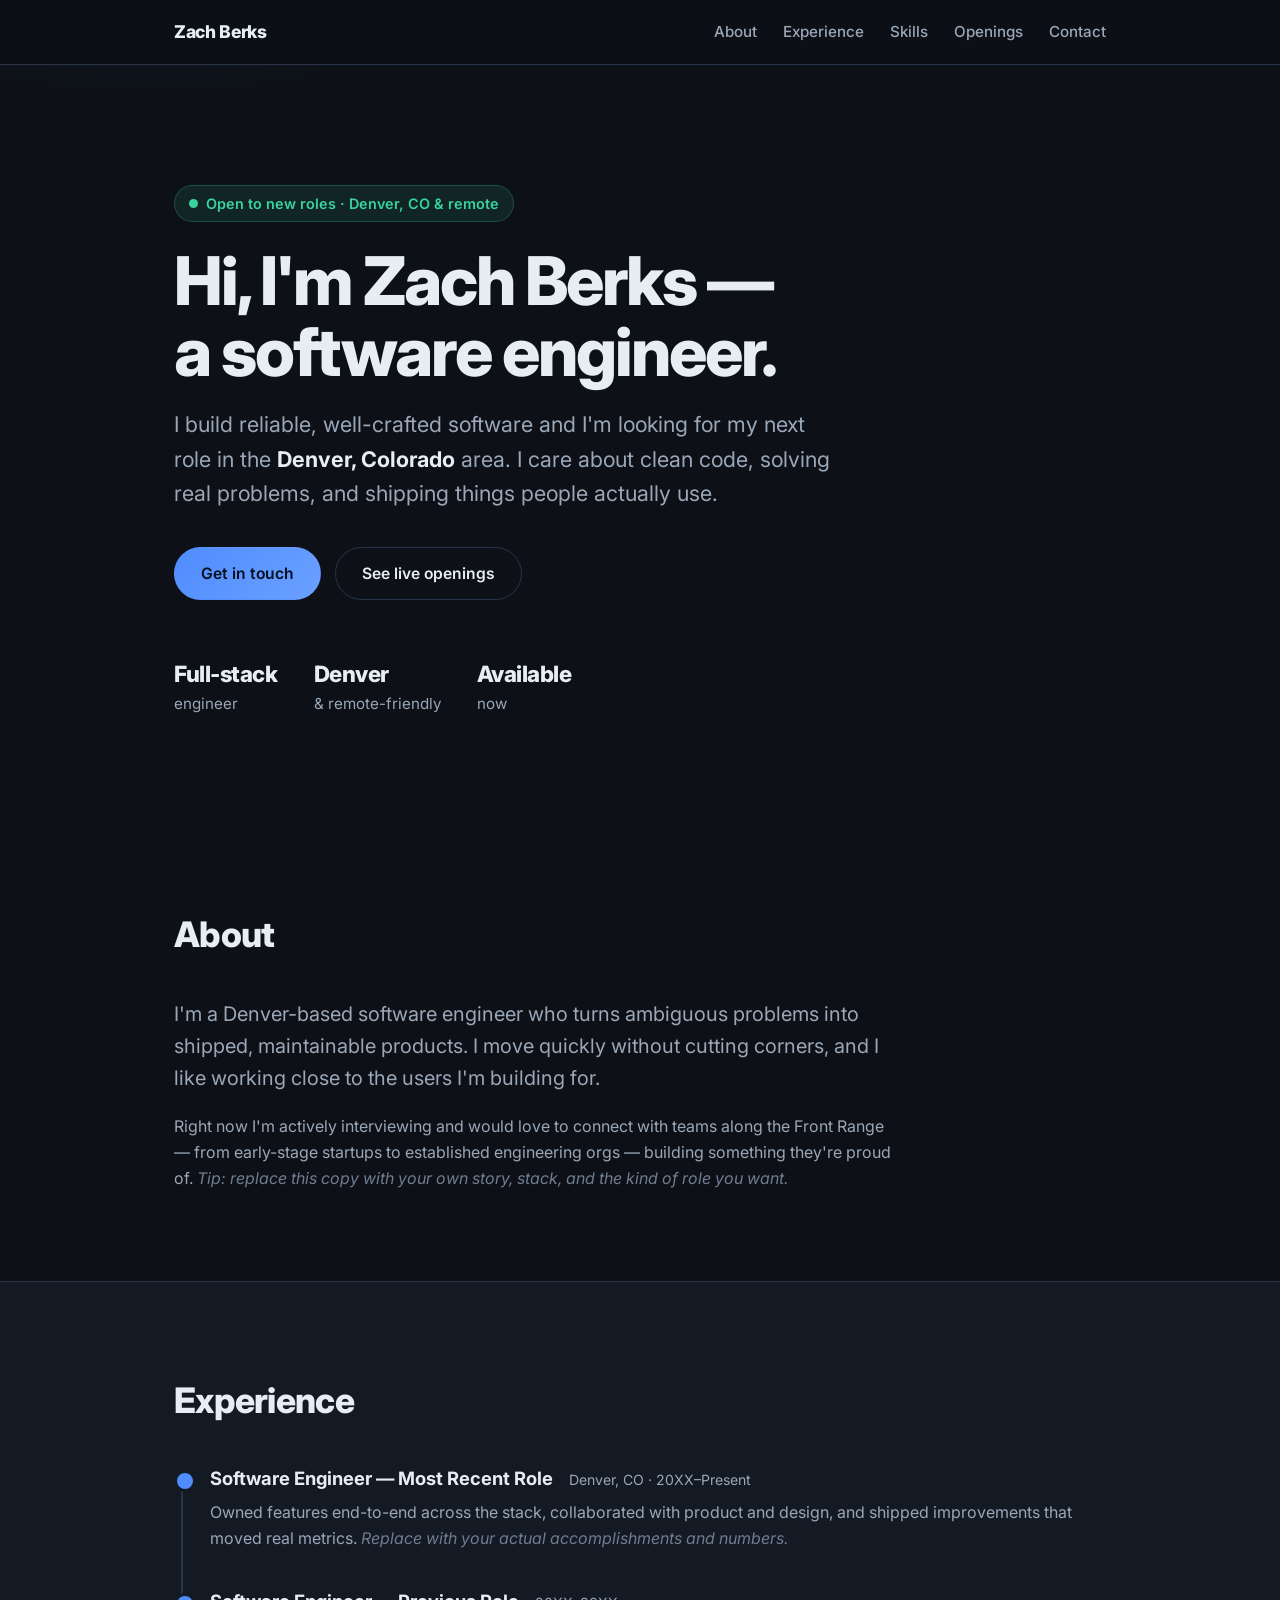
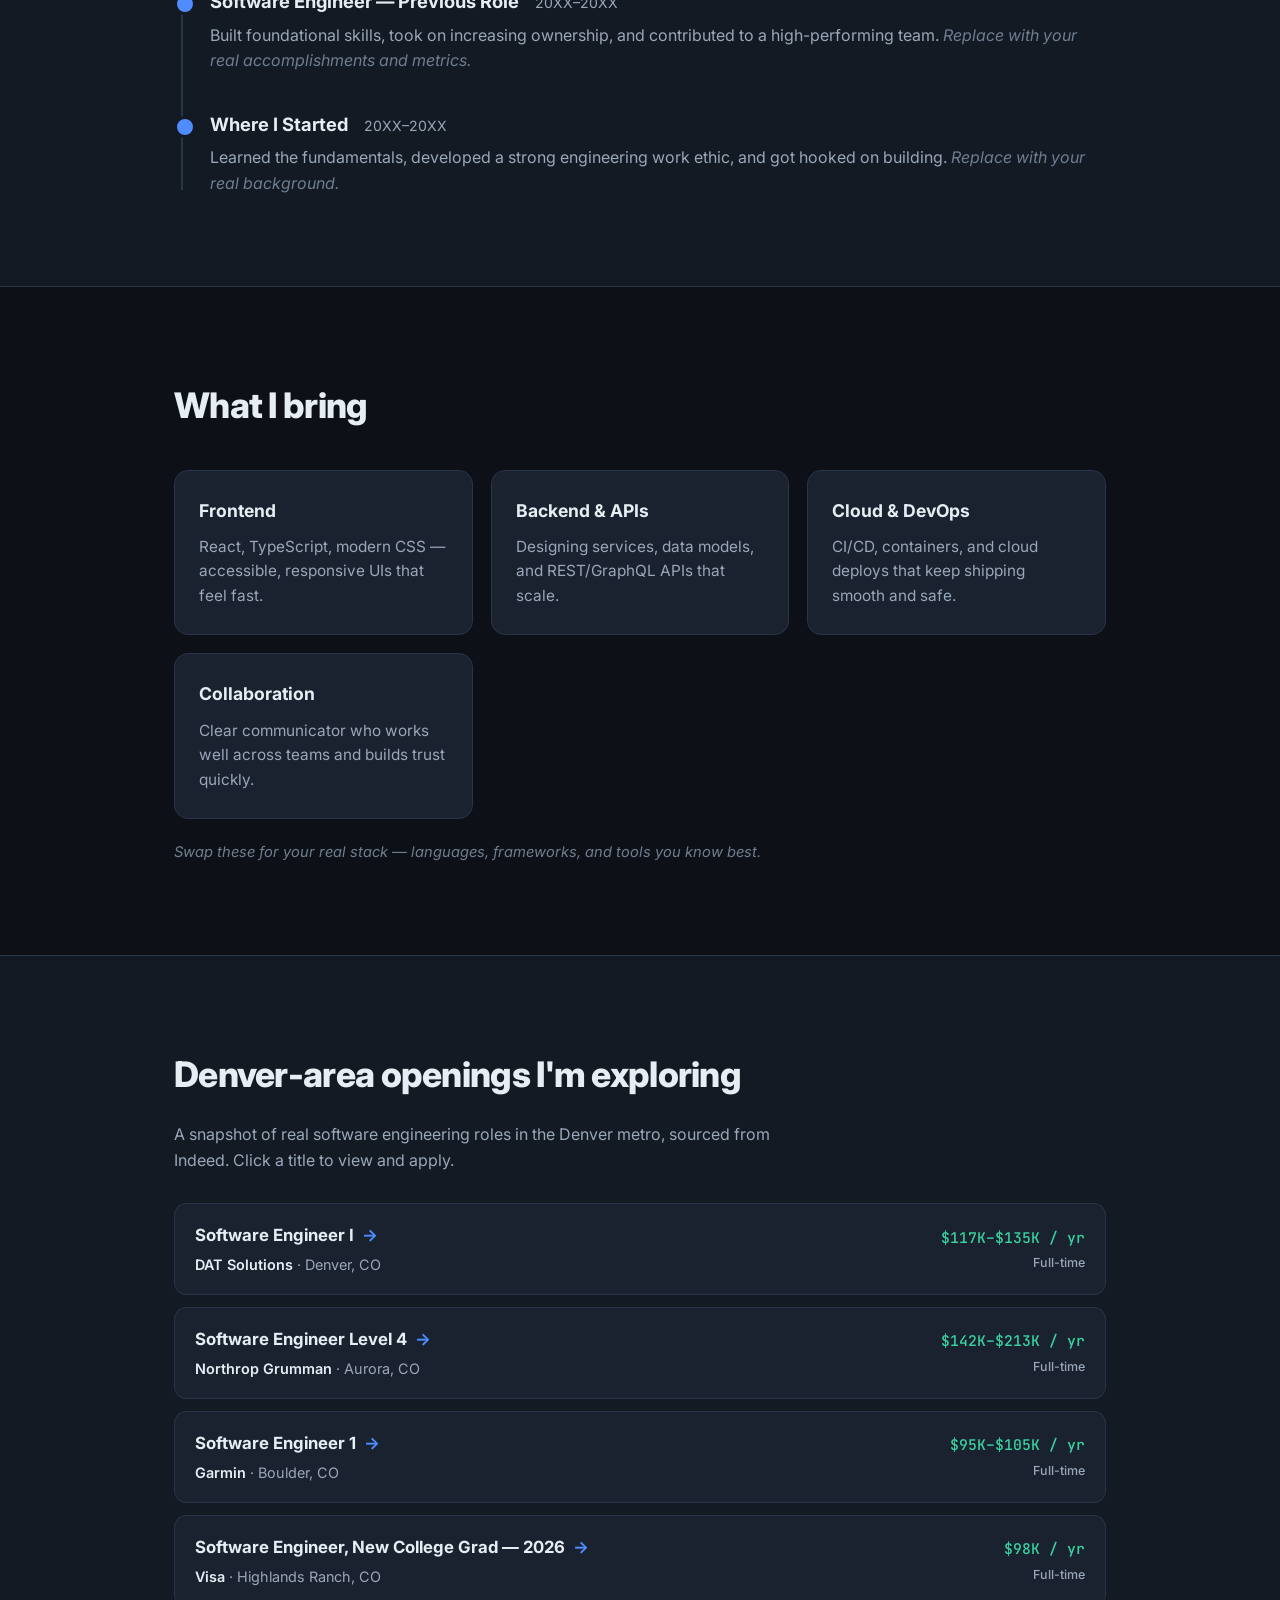
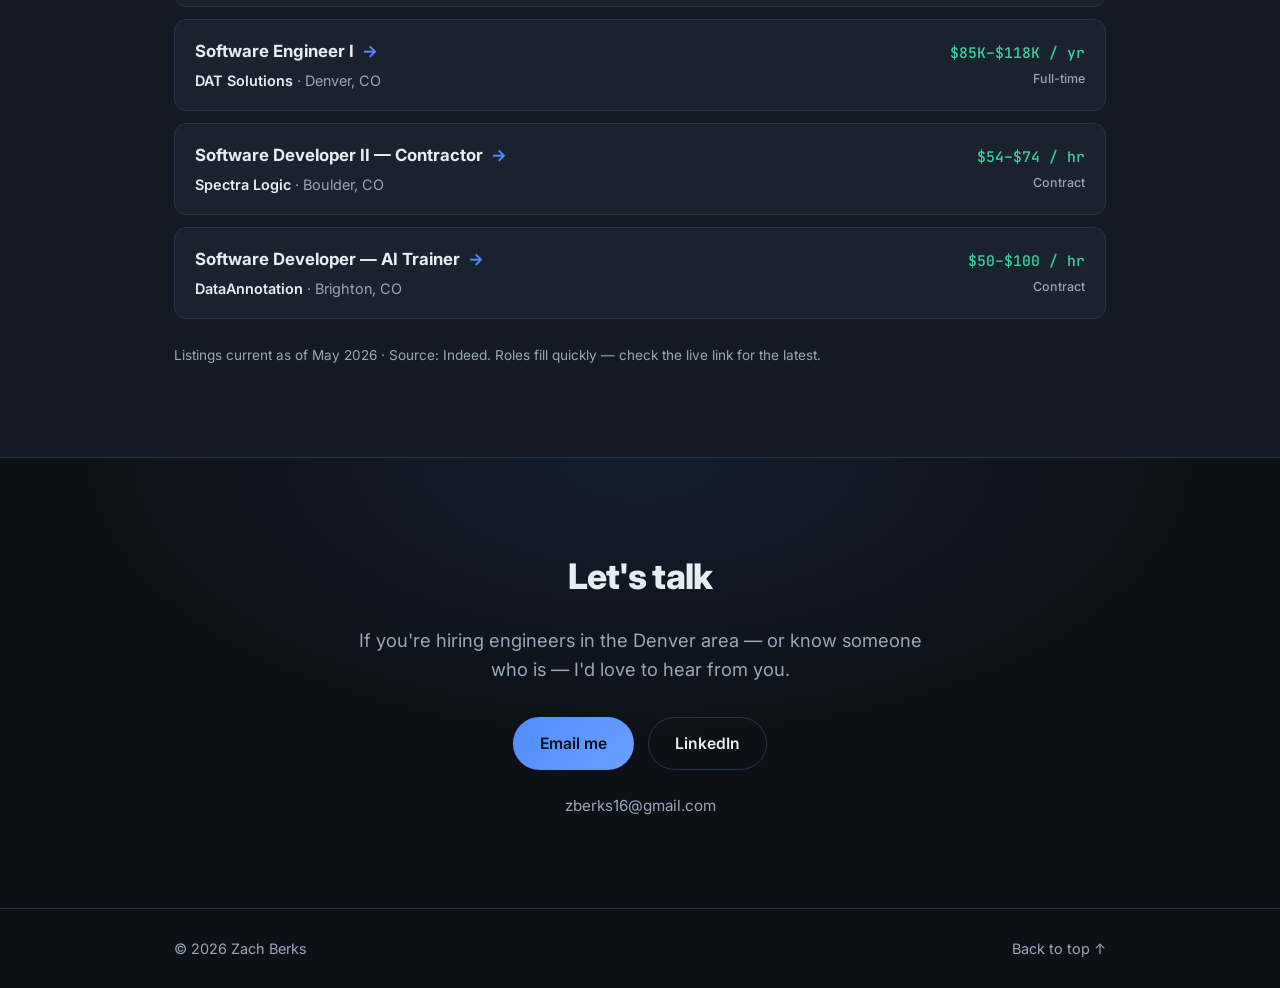
<file: index.html>
<!DOCTYPE html>
<html lang="en">
<head>
  <meta charset="UTF-8" />
  <meta name="viewport" content="width=device-width, initial-scale=1.0" />
  <title>Zach Berks — Software Engineer | Open to Work in Denver</title>
  <meta
    name="description"
    content="Zach Berks is a software engineer exploring new opportunities in the Denver, Colorado area. Experience, skills, live job openings, and contact."
  />
  <link rel="preconnect" href="https://fonts.googleapis.com" />
  <link rel="preconnect" href="https://fonts.gstatic.com" crossorigin />
  <link
    href="https://fonts.googleapis.com/css2?family=Inter:wght@400;500;600;700;800&family=JetBrains+Mono:wght@500&display=swap"
    rel="stylesheet"
  />
  <link rel="stylesheet" href="styles.css" />
</head>
<body>
  <!-- Navigation -->
  <header class="nav" id="top">
    <div class="container nav__inner">
      <a href="#top" class="nav__brand">Zach&nbsp;Berks</a>
      <nav class="nav__links" aria-label="Primary">
        <a href="#about">About</a>
        <a href="#experience">Experience</a>
        <a href="#skills">Skills</a>
        <a href="#openings">Openings</a>
        <a href="#contact">Contact</a>
      </nav>
    </div>
  </header>

  <!-- Hero -->
  <section class="hero">
    <div class="container hero__inner">
      <p class="hero__eyebrow">
        <span class="pulse"></span> Open to new roles &middot; Denver, CO &amp; remote
      </p>
      <h1 class="hero__title">Hi, I'm Zach Berks &mdash;<br />a software engineer.</h1>
      <p class="hero__subtitle">
        I build reliable, well-crafted software and I'm looking for my next role
        in the <strong>Denver, Colorado</strong> area. I care about clean code,
        solving real problems, and shipping things people actually use.
      </p>
      <div class="hero__actions">
        <a class="btn btn--primary" href="#contact">Get in touch</a>
        <a class="btn btn--ghost" href="#openings">See live openings</a>
      </div>
      <ul class="hero__facts">
        <li><span class="fact__num">Full-stack</span> engineer</li>
        <li><span class="fact__num">Denver</span> &amp; remote-friendly</li>
        <li><span class="fact__num">Available</span> now</li>
      </ul>
    </div>
  </section>

  <!-- About -->
  <section class="section" id="about">
    <div class="container">
      <h2 class="section__title">About</h2>
      <div class="about__grid">
        <p class="about__lead">
          I'm a Denver-based software engineer who turns ambiguous problems into
          shipped, maintainable products. I move quickly without cutting corners,
          and I like working close to the users I'm building for.
        </p>
        <p>
          Right now I'm actively interviewing and would love to connect with
          teams along the Front Range &mdash; from early-stage startups to
          established engineering orgs &mdash; building something they're proud
          of. <em>Tip: replace this copy with your own story, stack, and the
          kind of role you want.</em>
        </p>
      </div>
    </div>
  </section>

  <!-- Experience -->
  <section class="section section--alt" id="experience">
    <div class="container">
      <h2 class="section__title">Experience</h2>
      <ol class="timeline">
        <li class="timeline__item">
          <div class="timeline__head">
            <h3>Software Engineer &mdash; Most Recent Role</h3>
            <span class="timeline__meta">Denver, CO &middot; 20XX&ndash;Present</span>
          </div>
          <p>
            Owned features end-to-end across the stack, collaborated with product
            and design, and shipped improvements that moved real metrics.
            <em>Replace with your actual accomplishments and numbers.</em>
          </p>
        </li>
        <li class="timeline__item">
          <div class="timeline__head">
            <h3>Software Engineer &mdash; Previous Role</h3>
            <span class="timeline__meta">20XX&ndash;20XX</span>
          </div>
          <p>
            Built foundational skills, took on increasing ownership, and
            contributed to a high-performing team. <em>Replace with your real
            accomplishments and metrics.</em>
          </p>
        </li>
        <li class="timeline__item">
          <div class="timeline__head">
            <h3>Where I Started</h3>
            <span class="timeline__meta">20XX&ndash;20XX</span>
          </div>
          <p>
            Learned the fundamentals, developed a strong engineering work ethic,
            and got hooked on building. <em>Replace with your real background.</em>
          </p>
        </li>
      </ol>
    </div>
  </section>

  <!-- Skills -->
  <section class="section" id="skills">
    <div class="container">
      <h2 class="section__title">What I bring</h2>
      <div class="skills__grid">
        <article class="card">
          <h3>Frontend</h3>
          <p>React, TypeScript, modern CSS &mdash; accessible, responsive UIs that feel fast.</p>
        </article>
        <article class="card">
          <h3>Backend &amp; APIs</h3>
          <p>Designing services, data models, and REST/GraphQL APIs that scale.</p>
        </article>
        <article class="card">
          <h3>Cloud &amp; DevOps</h3>
          <p>CI/CD, containers, and cloud deploys that keep shipping smooth and safe.</p>
        </article>
        <article class="card">
          <h3>Collaboration</h3>
          <p>Clear communicator who works well across teams and builds trust quickly.</p>
        </article>
      </div>
      <p class="skills__note">
        <em>Swap these for your real stack &mdash; languages, frameworks, and tools you know best.</em>
      </p>
    </div>
  </section>

  <!-- Live Openings -->
  <section class="section section--alt" id="openings">
    <div class="container">
      <h2 class="section__title">Denver-area openings I'm exploring</h2>
      <p class="openings__lead">
        A snapshot of real software engineering roles in the Denver metro,
        sourced from Indeed. Click a title to view and apply.
      </p>
      <div class="jobs" id="jobs"><!-- populated by script.js --></div>
      <p class="openings__foot">
        Listings current as of <span id="snapshot-date">May 2026</span> &middot;
        Source: Indeed. Roles fill quickly &mdash; check the live link for the latest.
      </p>
    </div>
  </section>

  <!-- Contact -->
  <section class="section section--cta" id="contact">
    <div class="container contact__inner">
      <h2 class="section__title">Let's talk</h2>
      <p class="contact__lead">
        If you're hiring engineers in the Denver area &mdash; or know someone who
        is &mdash; I'd love to hear from you.
      </p>
      <div class="contact__actions">
        <a class="btn btn--primary" href="mailto:zberks16@gmail.com">Email me</a>
        <a class="btn btn--ghost" href="https://www.linkedin.com/" target="_blank" rel="noopener">
          LinkedIn
        </a>
      </div>
      <p class="contact__email">zberks16@gmail.com</p>
    </div>
  </section>

  <footer class="footer">
    <div class="container footer__inner">
      <span>&copy; <span id="year"></span> Zach Berks</span>
      <a href="#top">Back to top &uarr;</a>
    </div>
  </footer>

  <script src="script.js"></script>
</body>
</html>
</file>
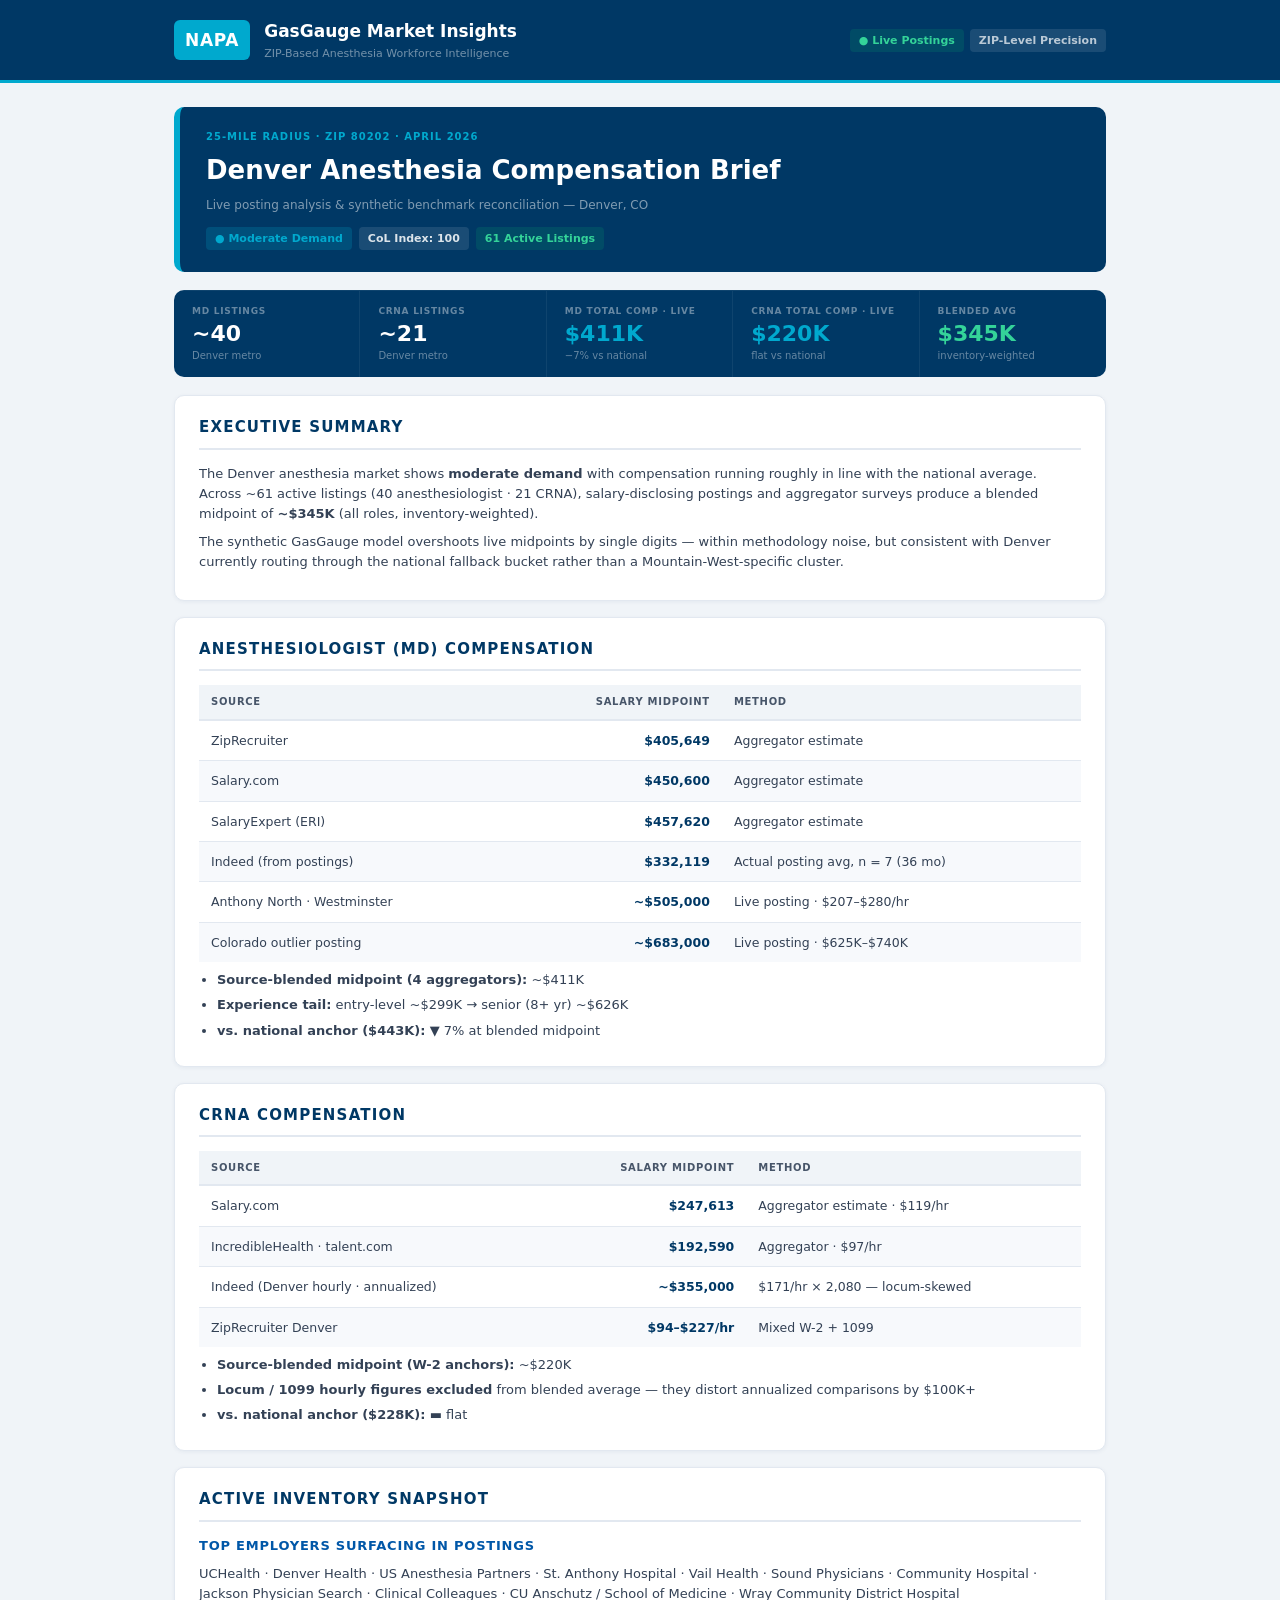
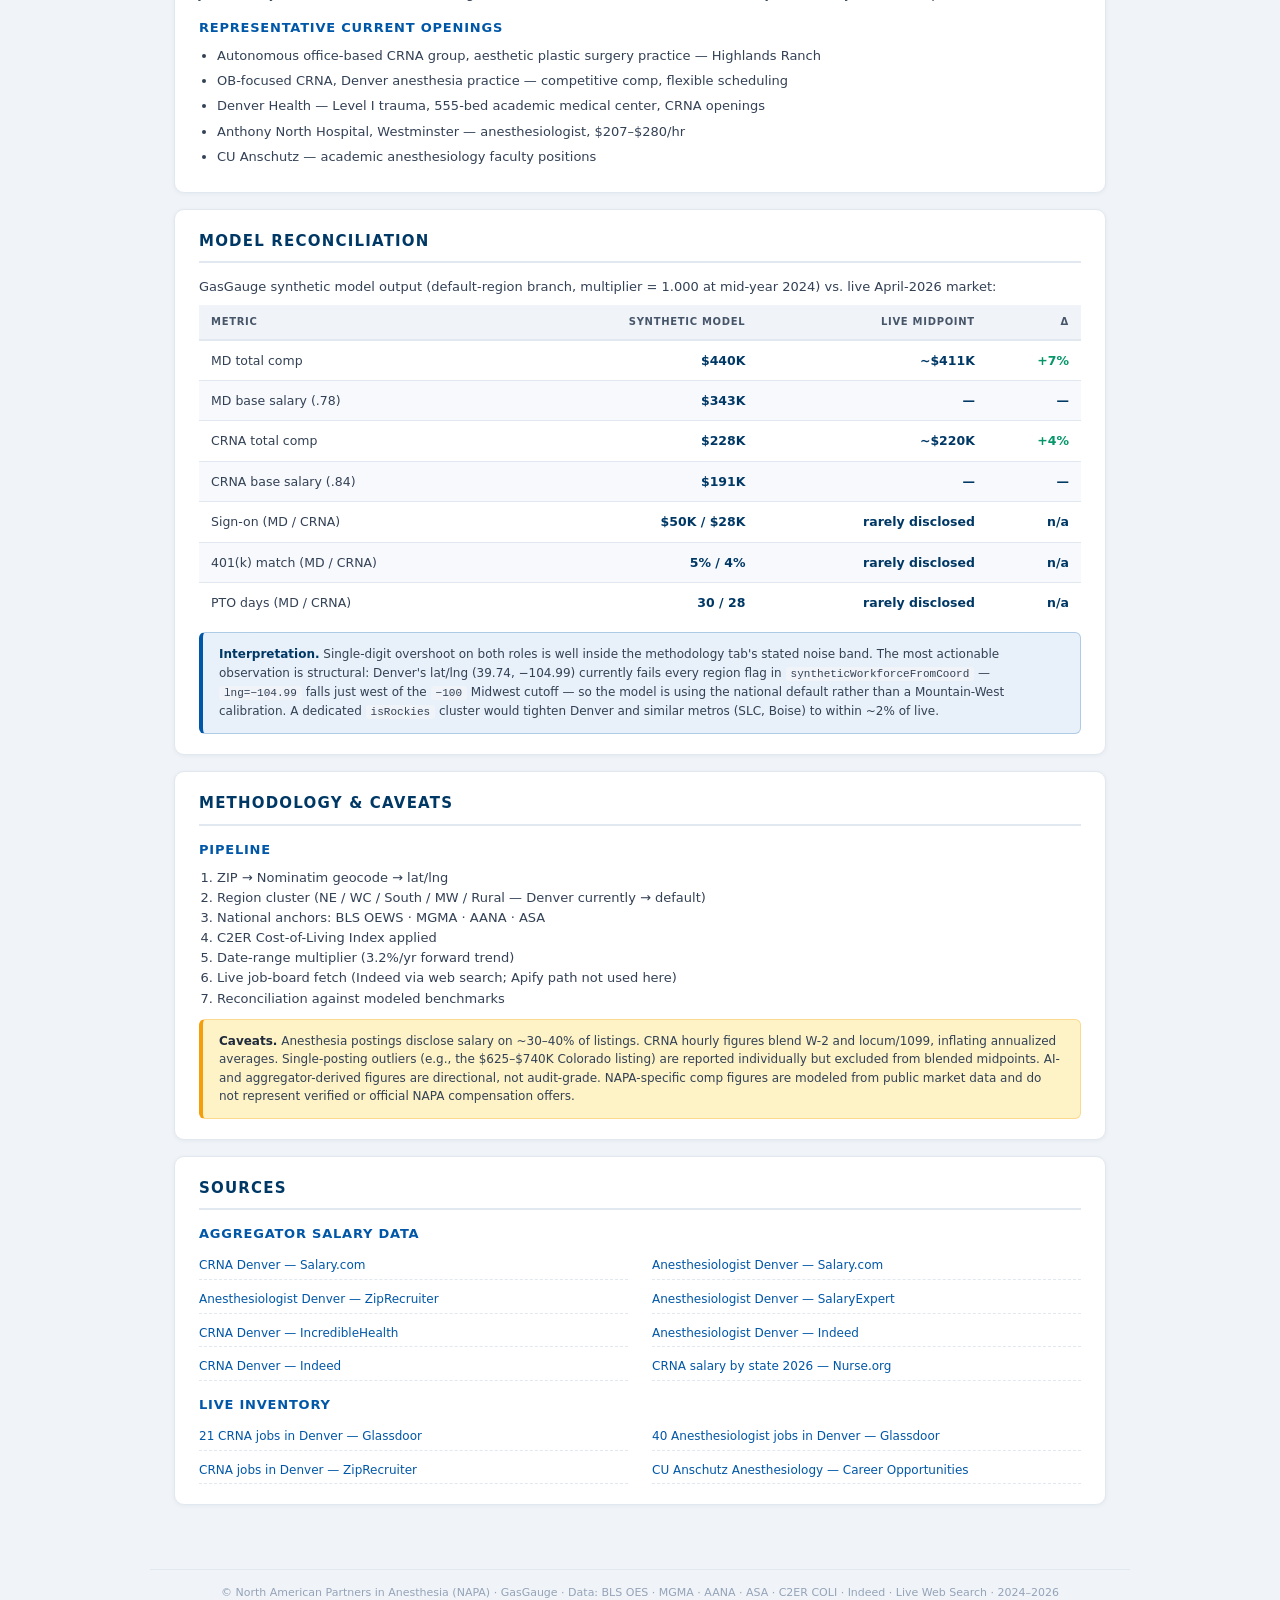
<file: denver-comp-report.html>
<!doctype html>
<html lang="en">
<head>
<meta charset="utf-8" />
<meta name="viewport" content="width=device-width,initial-scale=1" />
<title>Denver Anesthesia Compensation Brief — NAPA GasGauge</title>
<style>
  :root {
    --navy:#003865; --blue:#0057A8; --teal:#00A9CE; --tealLt:#E5F6FB;
    --navyLt:#EDF2F8; --blueLt:#E8F1F9; --white:#FFFFFF; --offWhite:#F7F9FC;
    --gray50:#F0F4F8; --gray100:#E2E8F0; --gray200:#CBD5E1; --gray400:#94A3B8;
    --gray600:#475569; --gray700:#334155; --gray800:#1E293B;
    --amber:#F59E0B; --amberLt:#FEF3C7; --red:#DC2626; --redLt:#FEE2E2;
    --green:#059669; --greenLt:#D1FAE5; --orange:#EA580C;
    --ff: system-ui, -apple-system, BlinkMacSystemFont, "Segoe UI", sans-serif;
  }
  *{box-sizing:border-box;margin:0;padding:0;font-family:var(--ff)}
  body{background:var(--gray50);color:var(--gray800);line-height:1.55;padding:0 0 40px}
  a{color:var(--blue);text-decoration:none}
  a:hover{text-decoration:underline}
  code{background:var(--gray50);padding:1px 5px;border-radius:3px;font-size:.92em;font-family:ui-monospace,SFMono-Regular,Menlo,monospace}

  /* Header */
  .hdr{background:var(--navy);border-bottom:3px solid var(--teal);padding:18px 0}
  .hdr-inner{max-width:980px;margin:0 auto;padding:0 24px;display:flex;justify-content:space-between;align-items:center;flex-wrap:wrap;gap:14px}
  .brand{display:flex;align-items:center;gap:14px}
  .logo{background:var(--teal);border-radius:6px;padding:7px 11px;color:var(--white);font-size:17px;font-weight:700;letter-spacing:.04em}
  .brand-title{font-size:17px;font-weight:700;color:var(--white)}
  .brand-sub{font-size:11px;color:rgba(255,255,255,.45);margin-top:1px}
  .pill{padding:3px 9px;border-radius:4px;font-size:11px;font-weight:600;display:inline-flex;gap:5px;align-items:center}

  /* Wrap */
  .wrap{max-width:980px;margin:0 auto;padding:24px}

  /* Title card */
  .title-card{background:var(--navy);color:var(--white);border-radius:10px;padding:22px 26px;border-left:6px solid var(--teal);margin-bottom:18px}
  .eyebrow{font-size:10px;font-weight:700;color:var(--teal);text-transform:uppercase;letter-spacing:.1em;margin-bottom:5px}
  .title-card h1{font-size:26px;font-weight:700;margin-bottom:6px}
  .title-meta{font-size:12px;color:rgba(255,255,255,.5)}
  .title-tags{margin-top:12px;display:flex;gap:7px;flex-wrap:wrap}
  .tag{background:rgba(255,255,255,.1);color:rgba(255,255,255,.85);padding:3px 9px;border-radius:4px;font-size:11px;font-weight:600}
  .tag.teal{background:rgba(0,169,206,.2);color:var(--teal)}
  .tag.green{background:rgba(5,150,105,.2);color:#34d399}

  /* Headline KPI grid */
  .kpis{display:grid;grid-template-columns:repeat(auto-fit,minmax(160px,1fr));gap:0;background:var(--navy);border-radius:10px;overflow:hidden;margin-bottom:18px}
  .kpi{padding:14px 18px;border-right:1px solid rgba(255,255,255,.06);border-top:1px solid rgba(255,255,255,.06)}
  .kpi:last-child{border-right:none}
  .kpi-label{font-size:9px;font-weight:700;color:rgba(255,255,255,.4);text-transform:uppercase;letter-spacing:.08em;margin-bottom:4px}
  .kpi-value{font-size:22px;font-weight:700;color:var(--white);line-height:1}
  .kpi-value.teal{color:var(--teal)}
  .kpi-value.green{color:#34d399}
  .kpi-sub{font-size:10px;color:rgba(255,255,255,.4);margin-top:3px}

  /* Section card */
  .section{background:var(--white);border:1px solid var(--gray100);border-radius:10px;padding:20px 24px;margin-bottom:16px;box-shadow:0 1px 4px rgba(0,56,101,.06)}
  .section h2{font-size:15px;font-weight:700;color:var(--navy);text-transform:uppercase;letter-spacing:.08em;margin-bottom:14px;padding-bottom:8px;border-bottom:2px solid var(--gray100)}
  .section h3{font-size:13px;font-weight:700;color:var(--blue);margin:14px 0 8px;text-transform:uppercase;letter-spacing:.06em}
  .section p{font-size:13px;color:var(--gray700);margin-bottom:8px}
  .section ul{padding-left:18px;font-size:13px;color:var(--gray700)}
  .section ul li{margin-bottom:5px}

  /* Tables */
  table{width:100%;border-collapse:collapse;font-size:12.5px;margin-bottom:8px}
  thead tr{background:var(--gray50)}
  th{padding:9px 12px;text-align:left;font-size:10px;font-weight:700;color:var(--gray600);text-transform:uppercase;letter-spacing:.07em;border-bottom:2px solid var(--gray100);white-space:nowrap}
  th.num{text-align:right}
  td{padding:10px 12px;border-top:1px solid var(--gray100);color:var(--gray700)}
  td.num{text-align:right;font-variant-numeric:tabular-nums;font-weight:600;color:var(--navy)}
  tr:nth-child(even) td{background:var(--offWhite)}
  td .delta-up{color:var(--green);font-weight:700}
  td .delta-dn{color:var(--red);font-weight:700}
  td .delta-flat{color:var(--gray400);font-weight:600}

  /* Two col */
  .two{display:grid;grid-template-columns:1fr 1fr;gap:14px}
  @media (max-width:720px){.two{grid-template-columns:1fr}}

  /* Callout */
  .callout{background:var(--amberLt);border:1px solid rgba(245,158,11,.3);border-left:4px solid var(--amber);border-radius:6px;padding:12px 16px;font-size:12px;color:var(--gray700);margin-top:10px}
  .callout strong{color:var(--gray800)}
  .callout-blue{background:var(--blueLt);border-color:rgba(0,87,168,.25);border-left-color:var(--blue)}
  .callout-blue strong{color:var(--navy)}

  /* Source list */
  .sources{display:grid;grid-template-columns:1fr 1fr;gap:6px 24px;font-size:12px}
  @media (max-width:720px){.sources{grid-template-columns:1fr}}
  .sources a{display:block;padding:4px 0;border-bottom:1px dashed var(--gray100)}

  /* Footer */
  footer{max-width:980px;margin:24px auto 0;padding:14px 24px;border-top:1px solid var(--gray100);text-align:center;font-size:11px;color:var(--gray400)}

  @media print{
    body{background:var(--white)}
    .hdr,.title-card,.kpis{break-inside:avoid}
    .section{box-shadow:none;border-color:var(--gray200)}
  }
</style>
</head>
<body>

<header class="hdr">
  <div class="hdr-inner">
    <div class="brand">
      <div class="logo">NAPA</div>
      <div>
        <div class="brand-title">GasGauge Market Insights</div>
        <div class="brand-sub">ZIP-Based Anesthesia Workforce Intelligence</div>
      </div>
    </div>
    <div style="display:flex;gap:6px;flex-wrap:wrap">
      <span class="pill" style="background:rgba(5,150,105,.2);color:#34d399">● Live Postings</span>
      <span class="pill" style="background:rgba(255,255,255,.1);color:rgba(255,255,255,.7)">ZIP-Level Precision</span>
    </div>
  </div>
</header>

<div class="wrap">

  <!-- Title -->
  <div class="title-card">
    <div class="eyebrow">25-Mile Radius · ZIP 80202 · April 2026</div>
    <h1>Denver Anesthesia Compensation Brief</h1>
    <div class="title-meta">Live posting analysis &amp; synthetic benchmark reconciliation — Denver, CO</div>
    <div class="title-tags">
      <span class="tag teal">● Moderate Demand</span>
      <span class="tag">CoL Index: 100</span>
      <span class="tag green">61 Active Listings</span>
    </div>
  </div>

  <!-- Headline KPIs -->
  <div class="kpis">
    <div class="kpi"><div class="kpi-label">MD Listings</div><div class="kpi-value">~40</div><div class="kpi-sub">Denver metro</div></div>
    <div class="kpi"><div class="kpi-label">CRNA Listings</div><div class="kpi-value">~21</div><div class="kpi-sub">Denver metro</div></div>
    <div class="kpi"><div class="kpi-label">MD Total Comp · Live</div><div class="kpi-value teal">$411K</div><div class="kpi-sub">−7% vs national</div></div>
    <div class="kpi"><div class="kpi-label">CRNA Total Comp · Live</div><div class="kpi-value teal">$220K</div><div class="kpi-sub">flat vs national</div></div>
    <div class="kpi"><div class="kpi-label">Blended Avg</div><div class="kpi-value green">$345K</div><div class="kpi-sub">inventory-weighted</div></div>
  </div>

  <!-- Executive summary -->
  <section class="section">
    <h2>Executive Summary</h2>
    <p>The Denver anesthesia market shows <strong>moderate demand</strong> with compensation running roughly in line with the national average. Across ~61 active listings (40 anesthesiologist · 21 CRNA), salary-disclosing postings and aggregator surveys produce a blended midpoint of <strong>~$345K</strong> (all roles, inventory-weighted).</p>
    <p>The synthetic GasGauge model overshoots live midpoints by single digits — within methodology noise, but consistent with Denver currently routing through the national fallback bucket rather than a Mountain-West-specific cluster.</p>
  </section>

  <!-- MD compensation -->
  <section class="section">
    <h2>Anesthesiologist (MD) Compensation</h2>
    <table>
      <thead><tr>
        <th>Source</th>
        <th class="num">Salary Midpoint</th>
        <th>Method</th>
      </tr></thead>
      <tbody>
        <tr><td>ZipRecruiter</td><td class="num">$405,649</td><td>Aggregator estimate</td></tr>
        <tr><td>Salary.com</td><td class="num">$450,600</td><td>Aggregator estimate</td></tr>
        <tr><td>SalaryExpert (ERI)</td><td class="num">$457,620</td><td>Aggregator estimate</td></tr>
        <tr><td>Indeed (from postings)</td><td class="num">$332,119</td><td>Actual posting avg, n = 7 (36 mo)</td></tr>
        <tr><td>Anthony North · Westminster</td><td class="num">~$505,000</td><td>Live posting · $207–$280/hr</td></tr>
        <tr><td>Colorado outlier posting</td><td class="num">~$683,000</td><td>Live posting · $625K–$740K</td></tr>
      </tbody>
    </table>
    <ul>
      <li><strong>Source-blended midpoint (4 aggregators):</strong> ~$411K</li>
      <li><strong>Experience tail:</strong> entry-level ~$299K → senior (8+ yr) ~$626K</li>
      <li><strong>vs. national anchor ($443K):</strong> <span class="delta-dn">▼ 7%</span> at blended midpoint</li>
    </ul>
  </section>

  <!-- CRNA compensation -->
  <section class="section">
    <h2>CRNA Compensation</h2>
    <table>
      <thead><tr>
        <th>Source</th>
        <th class="num">Salary Midpoint</th>
        <th>Method</th>
      </tr></thead>
      <tbody>
        <tr><td>Salary.com</td><td class="num">$247,613</td><td>Aggregator estimate · $119/hr</td></tr>
        <tr><td>IncredibleHealth · talent.com</td><td class="num">$192,590</td><td>Aggregator · $97/hr</td></tr>
        <tr><td>Indeed (Denver hourly · annualized)</td><td class="num">~$355,000</td><td>$171/hr × 2,080 — locum-skewed</td></tr>
        <tr><td>ZipRecruiter Denver</td><td class="num">$94–$227/hr</td><td>Mixed W-2 + 1099</td></tr>
      </tbody>
    </table>
    <ul>
      <li><strong>Source-blended midpoint (W-2 anchors):</strong> ~$220K</li>
      <li><strong>Locum / 1099 hourly figures excluded</strong> from blended average — they distort annualized comparisons by $100K+</li>
      <li><strong>vs. national anchor ($228K):</strong> <span class="delta-flat">▬ flat</span></li>
    </ul>
  </section>

  <!-- Inventory snapshot -->
  <section class="section">
    <h2>Active Inventory Snapshot</h2>
    <h3>Top Employers Surfacing in Postings</h3>
    <p>UCHealth · Denver Health · US Anesthesia Partners · St. Anthony Hospital · Vail Health · Sound Physicians · Community Hospital · Jackson Physician Search · Clinical Colleagues · CU Anschutz / School of Medicine · Wray Community District Hospital</p>

    <h3>Representative Current Openings</h3>
    <ul>
      <li>Autonomous office-based CRNA group, aesthetic plastic surgery practice — Highlands Ranch</li>
      <li>OB-focused CRNA, Denver anesthesia practice — competitive comp, flexible scheduling</li>
      <li>Denver Health — Level I trauma, 555-bed academic medical center, CRNA openings</li>
      <li>Anthony North Hospital, Westminster — anesthesiologist, $207–$280/hr</li>
      <li>CU Anschutz — academic anesthesiology faculty positions</li>
    </ul>
  </section>

  <!-- Reconciliation -->
  <section class="section">
    <h2>Model Reconciliation</h2>
    <p>GasGauge synthetic model output (default-region branch, multiplier = 1.000 at mid-year 2024) vs. live April-2026 market:</p>
    <table>
      <thead><tr>
        <th>Metric</th>
        <th class="num">Synthetic Model</th>
        <th class="num">Live Midpoint</th>
        <th class="num">Δ</th>
      </tr></thead>
      <tbody>
        <tr><td>MD total comp</td><td class="num">$440K</td><td class="num">~$411K</td><td class="num"><span class="delta-up">+7%</span></td></tr>
        <tr><td>MD base salary (.78)</td><td class="num">$343K</td><td class="num">—</td><td class="num">—</td></tr>
        <tr><td>CRNA total comp</td><td class="num">$228K</td><td class="num">~$220K</td><td class="num"><span class="delta-up">+4%</span></td></tr>
        <tr><td>CRNA base salary (.84)</td><td class="num">$191K</td><td class="num">—</td><td class="num">—</td></tr>
        <tr><td>Sign-on (MD / CRNA)</td><td class="num">$50K / $28K</td><td class="num">rarely disclosed</td><td class="num">n/a</td></tr>
        <tr><td>401(k) match (MD / CRNA)</td><td class="num">5% / 4%</td><td class="num">rarely disclosed</td><td class="num">n/a</td></tr>
        <tr><td>PTO days (MD / CRNA)</td><td class="num">30 / 28</td><td class="num">rarely disclosed</td><td class="num">n/a</td></tr>
      </tbody>
    </table>
    <div class="callout callout-blue">
      <strong>Interpretation.</strong> Single-digit overshoot on both roles is well inside the methodology tab's stated noise band. The most actionable observation is structural: Denver's lat/lng (39.74, −104.99) currently fails every region flag in <code>syntheticWorkforceFromCoord</code> — <code>lng=−104.99</code> falls just west of the <code>−100</code> Midwest cutoff — so the model is using the national default rather than a Mountain-West calibration. A dedicated <code>isRockies</code> cluster would tighten Denver and similar metros (SLC, Boise) to within ~2% of live.
    </div>
  </section>

  <!-- Methodology -->
  <section class="section">
    <h2>Methodology &amp; Caveats</h2>
    <h3>Pipeline</h3>
    <ol style="padding-left:18px;font-size:13px;color:var(--gray700)">
      <li>ZIP → Nominatim geocode → lat/lng</li>
      <li>Region cluster (NE / WC / South / MW / Rural — Denver currently → default)</li>
      <li>National anchors: BLS OEWS · MGMA · AANA · ASA</li>
      <li>C2ER Cost-of-Living Index applied</li>
      <li>Date-range multiplier (3.2%/yr forward trend)</li>
      <li>Live job-board fetch (Indeed via web search; Apify path not used here)</li>
      <li>Reconciliation against modeled benchmarks</li>
    </ol>
    <div class="callout">
      <strong>Caveats.</strong>
      Anesthesia postings disclose salary on ~30–40% of listings.
      CRNA hourly figures blend W-2 and locum/1099, inflating annualized averages.
      Single-posting outliers (e.g., the $625–$740K Colorado listing) are reported individually but excluded from blended midpoints.
      AI- and aggregator-derived figures are directional, not audit-grade.
      NAPA-specific comp figures are modeled from public market data and do not represent verified or official NAPA compensation offers.
    </div>
  </section>

  <!-- Sources -->
  <section class="section">
    <h2>Sources</h2>
    <h3>Aggregator Salary Data</h3>
    <div class="sources">
      <a href="https://www.salary.com/research/salary/benchmark/certified-nurse-anesthetist-crna-salary/denver-co">CRNA Denver — Salary.com</a>
      <a href="https://www.salary.com/research/salary/alternate/anesthesiologist-salary/denver-co">Anesthesiologist Denver — Salary.com</a>
      <a href="https://www.ziprecruiter.com/Salaries/Anesthesiologist-Salary-in-Denver,CO">Anesthesiologist Denver — ZipRecruiter</a>
      <a href="https://www.salaryexpert.com/salary/job/anesthesiologist/united-states/colorado/denver">Anesthesiologist Denver — SalaryExpert</a>
      <a href="https://www.incrediblehealth.com/salaries/crna/co/denver">CRNA Denver — IncredibleHealth</a>
      <a href="https://www.indeed.com/career/anesthesiologist/salaries/Denver--CO">Anesthesiologist Denver — Indeed</a>
      <a href="https://www.indeed.com/career/certified-registered-nurse-anesthetist/salaries/Denver--CO">CRNA Denver — Indeed</a>
      <a href="https://nurse.org/resources/nurse-anesthetist-salary/">CRNA salary by state 2026 — Nurse.org</a>
    </div>
    <h3>Live Inventory</h3>
    <div class="sources">
      <a href="https://www.glassdoor.com/Job/denver-crna-jobs-SRCH_IL.0,6_IC1148170_KO7,11.htm">21 CRNA jobs in Denver — Glassdoor</a>
      <a href="https://www.glassdoor.com/Job/denver-anesthesiologist-jobs-SRCH_IL.0,6_IC1148170_KO7,23.htm">40 Anesthesiologist jobs in Denver — Glassdoor</a>
      <a href="https://www.ziprecruiter.com/Jobs/Crna/-in-Denver,CO">CRNA jobs in Denver — ZipRecruiter</a>
      <a href="https://medschool.cuanschutz.edu/anesthesiology/about/career-opportunities">CU Anschutz Anesthesiology — Career Opportunities</a>
    </div>
  </section>

</div>

<footer>
  © North American Partners in Anesthesia (NAPA) · GasGauge ·
  Data: BLS OES · MGMA · AANA · ASA · C2ER COLI · Indeed · Live Web Search · 2024–2026
</footer>

</body>
</html>
</file>
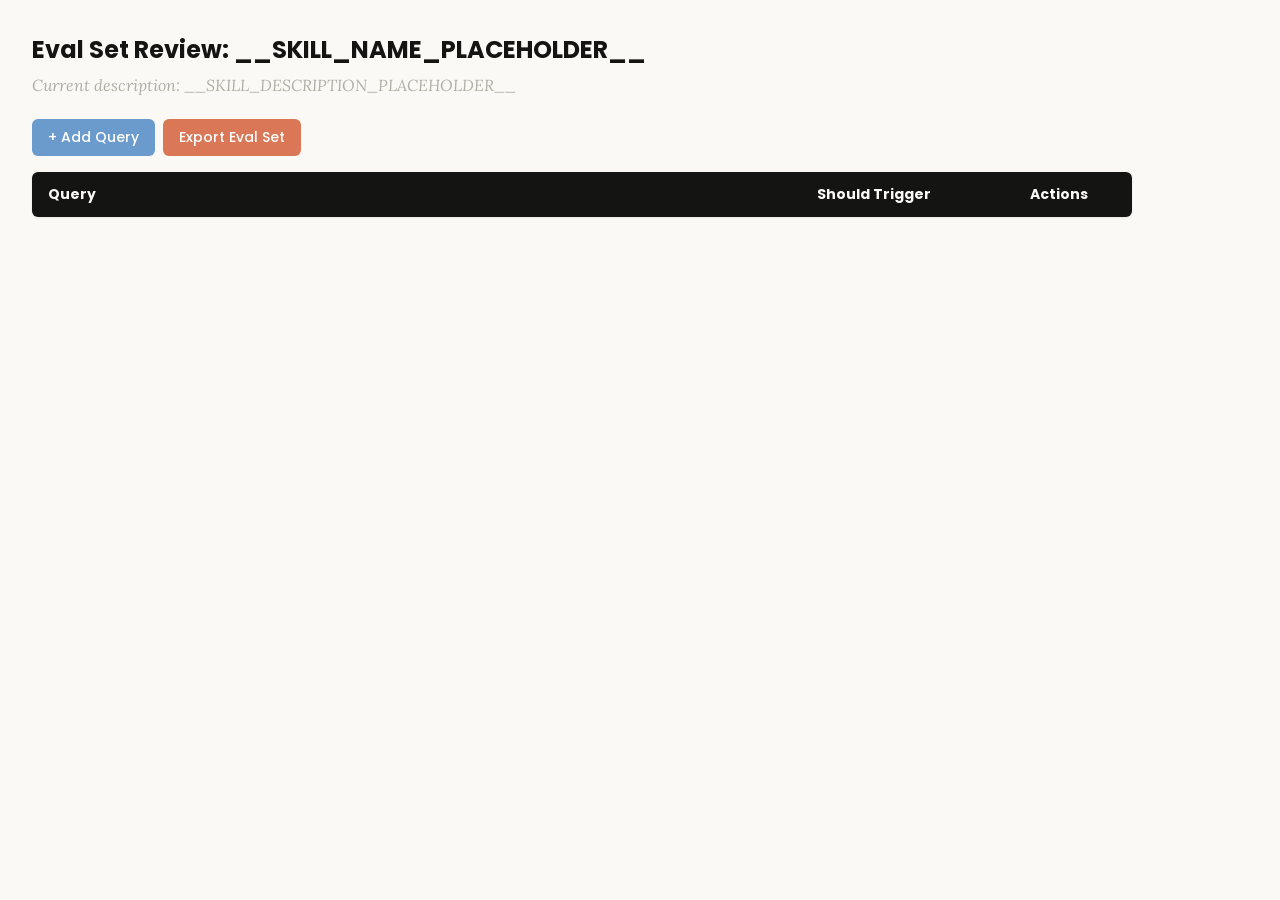
<file: .claude/skills/skill-creator/assets/eval_review.html>
<!DOCTYPE html>
<html lang="en">
<head>
  <meta charset="UTF-8">
  <meta name="viewport" content="width=device-width, initial-scale=1.0">
  <title>Eval Set Review - __SKILL_NAME_PLACEHOLDER__</title>
  <link rel="preconnect" href="https://fonts.googleapis.com">
  <link rel="preconnect" href="https://fonts.gstatic.com" crossorigin>
  <link href="https://fonts.googleapis.com/css2?family=Poppins:wght@500;600&family=Lora:wght@400;500&display=swap" rel="stylesheet">
  <style>
    * { box-sizing: border-box; margin: 0; padding: 0; }
    body { font-family: 'Lora', Georgia, serif; background: #faf9f5; padding: 2rem; color: #141413; }
    h1 { font-family: 'Poppins', sans-serif; margin-bottom: 0.5rem; font-size: 1.5rem; }
    .description { color: #b0aea5; margin-bottom: 1.5rem; font-style: italic; max-width: 900px; }
    .controls { margin-bottom: 1rem; display: flex; gap: 0.5rem; }
    .btn { font-family: 'Poppins', sans-serif; padding: 0.5rem 1rem; border: none; border-radius: 6px; cursor: pointer; font-size: 0.875rem; font-weight: 500; }
    .btn-add { background: #6a9bcc; color: white; }
    .btn-add:hover { background: #5889b8; }
    .btn-export { background: #d97757; color: white; }
    .btn-export:hover { background: #c4613f; }
    table { width: 100%; max-width: 1100px; border-collapse: collapse; background: white; border-radius: 6px; overflow: hidden; box-shadow: 0 1px 3px rgba(0,0,0,0.08); }
    th { font-family: 'Poppins', sans-serif; background: #141413; color: #faf9f5; padding: 0.75rem 1rem; text-align: left; font-size: 0.875rem; }
    td { padding: 0.75rem 1rem; border-bottom: 1px solid #e8e6dc; vertical-align: top; }
    tr:nth-child(even) td { background: #faf9f5; }
    tr:hover td { background: #f3f1ea; }
    .section-header td { background: #e8e6dc; font-family: 'Poppins', sans-serif; font-weight: 500; font-size: 0.8rem; color: #141413; text-transform: uppercase; letter-spacing: 0.05em; }
    .query-input { width: 100%; padding: 0.4rem; border: 1px solid #e8e6dc; border-radius: 4px; font-size: 0.875rem; font-family: 'Lora', Georgia, serif; resize: vertical; min-height: 60px; }
    .query-input:focus { outline: none; border-color: #d97757; box-shadow: 0 0 0 2px rgba(217,119,87,0.15); }
    .toggle { position: relative; display: inline-block; width: 44px; height: 24px; }
    .toggle input { opacity: 0; width: 0; height: 0; }
    .toggle .slider { position: absolute; inset: 0; background: #b0aea5; border-radius: 24px; cursor: pointer; transition: 0.2s; }
    .toggle .slider::before { content: ""; position: absolute; width: 18px; height: 18px; left: 3px; bottom: 3px; background: white; border-radius: 50%; transition: 0.2s; }
    .toggle input:checked + .slider { background: #d97757; }
    .toggle input:checked + .slider::before { transform: translateX(20px); }
    .btn-delete { background: #c44; color: white; padding: 0.3rem 0.6rem; border: none; border-radius: 4px; cursor: pointer; font-size: 0.75rem; font-family: 'Poppins', sans-serif; }
    .btn-delete:hover { background: #a33; }
    .summary { margin-top: 1rem; color: #b0aea5; font-size: 0.875rem; }
  </style>
</head>
<body>
  <h1>Eval Set Review: <span id="skill-name">__SKILL_NAME_PLACEHOLDER__</span></h1>
  <p class="description">Current description: <span id="skill-desc">__SKILL_DESCRIPTION_PLACEHOLDER__</span></p>

  <div class="controls">
    <button class="btn btn-add" onclick="addRow()">+ Add Query</button>
    <button class="btn btn-export" onclick="exportEvalSet()">Export Eval Set</button>
  </div>

  <table>
    <thead>
      <tr>
        <th style="width:65%">Query</th>
        <th style="width:18%">Should Trigger</th>
        <th style="width:10%">Actions</th>
      </tr>
    </thead>
    <tbody id="eval-body"></tbody>
  </table>

  <p class="summary" id="summary"></p>

  <script>
    const EVAL_DATA = __EVAL_DATA_PLACEHOLDER__;

    let evalItems = [...EVAL_DATA];

    function render() {
      const tbody = document.getElementById('eval-body');
      tbody.innerHTML = '';

      // Sort: should-trigger first, then should-not-trigger
      const sorted = evalItems
        .map((item, origIdx) => ({ ...item, origIdx }))
        .sort((a, b) => (b.should_trigger ? 1 : 0) - (a.should_trigger ? 1 : 0));

      let lastGroup = null;
      sorted.forEach(item => {
        const group = item.should_trigger ? 'trigger' : 'no-trigger';
        if (group !== lastGroup) {
          const headerRow = document.createElement('tr');
          headerRow.className = 'section-header';
          headerRow.innerHTML = `<td colspan="3">${item.should_trigger ? 'Should Trigger' : 'Should NOT Trigger'}</td>`;
          tbody.appendChild(headerRow);
          lastGroup = group;
        }

        const idx = item.origIdx;
        const tr = document.createElement('tr');
        tr.innerHTML = `
          <td><textarea class="query-input" onchange="updateQuery(${idx}, this.value)">${escapeHtml(item.query)}</textarea></td>
          <td>
            <label class="toggle">
              <input type="checkbox" ${item.should_trigger ? 'checked' : ''} onchange="updateTrigger(${idx}, this.checked)">
              <span class="slider"></span>
            </label>
            <span style="margin-left:8px;font-size:0.8rem;color:#b0aea5">${item.should_trigger ? 'Yes' : 'No'}</span>
          </td>
          <td><button class="btn-delete" onclick="deleteRow(${idx})">Delete</button></td>
        `;
        tbody.appendChild(tr);
      });
      updateSummary();
    }

    function escapeHtml(text) {
      const div = document.createElement('div');
      div.textContent = text;
      return div.innerHTML;
    }

    function updateQuery(idx, value) { evalItems[idx].query = value; updateSummary(); }
    function updateTrigger(idx, value) { evalItems[idx].should_trigger = value; render(); }
    function deleteRow(idx) { evalItems.splice(idx, 1); render(); }

    function addRow() {
      evalItems.push({ query: '', should_trigger: true });
      render();
      const inputs = document.querySelectorAll('.query-input');
      inputs[inputs.length - 1].focus();
    }

    function updateSummary() {
      const trigger = evalItems.filter(i => i.should_trigger).length;
      const noTrigger = evalItems.filter(i => !i.should_trigger).length;
      document.getElementById('summary').textContent =
        `${evalItems.length} queries total: ${trigger} should trigger, ${noTrigger} should not trigger`;
    }

    function exportEvalSet() {
      const valid = evalItems.filter(i => i.query.trim() !== '');
      const data = valid.map(i => ({ query: i.query.trim(), should_trigger: i.should_trigger }));
      const blob = new Blob([JSON.stringify(data, null, 2)], { type: 'application/json' });
      const url = URL.createObjectURL(blob);
      const a = document.createElement('a');
      a.href = url;
      a.download = 'eval_set.json';
      document.body.appendChild(a);
      a.click();
      document.body.removeChild(a);
      URL.revokeObjectURL(url);
    }

    render();
  </script>
</body>
</html>
</file>
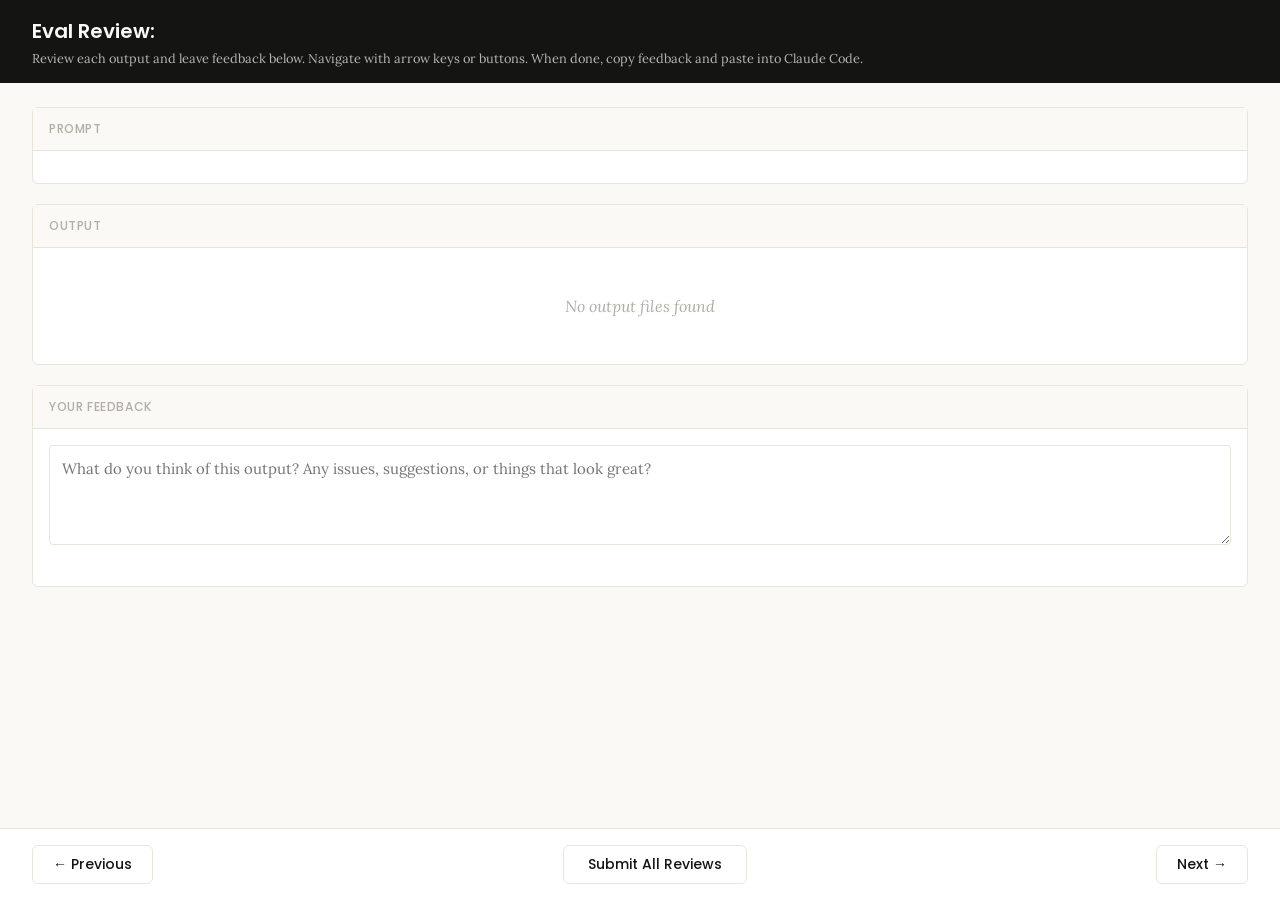
<file: .claude/skills/skill-creator/eval-viewer/viewer.html>
<!DOCTYPE html>
<html lang="en">
<head>
  <meta charset="UTF-8">
  <meta name="viewport" content="width=device-width, initial-scale=1.0">
  <title>Eval Review</title>
  <link rel="preconnect" href="https://fonts.googleapis.com">
  <link rel="preconnect" href="https://fonts.gstatic.com" crossorigin>
  <link href="https://fonts.googleapis.com/css2?family=Poppins:wght@500;600&family=Lora:wght@400;500&display=swap" rel="stylesheet">
  <script src="https://cdn.sheetjs.com/xlsx-0.20.3/package/dist/xlsx.full.min.js" integrity="sha384-EnyY0/GSHQGSxSgMwaIPzSESbqoOLSexfnSMN2AP+39Ckmn92stwABZynq1JyzdT" crossorigin="anonymous"></script>
  <style>
    :root {
      --bg: #faf9f5;
      --surface: #ffffff;
      --border: #e8e6dc;
      --text: #141413;
      --text-muted: #b0aea5;
      --accent: #d97757;
      --accent-hover: #c4613f;
      --green: #788c5d;
      --green-bg: #eef2e8;
      --red: #c44;
      --red-bg: #fceaea;
      --header-bg: #141413;
      --header-text: #faf9f5;
      --radius: 6px;
    }

    * { box-sizing: border-box; margin: 0; padding: 0; }

    body {
      font-family: 'Lora', Georgia, serif;
      background: var(--bg);
      color: var(--text);
      height: 100vh;
      display: flex;
      flex-direction: column;
    }

    /* ---- Header ---- */
    .header {
      background: var(--header-bg);
      color: var(--header-text);
      padding: 1rem 2rem;
      display: flex;
      justify-content: space-between;
      align-items: center;
      flex-shrink: 0;
    }
    .header h1 {
      font-family: 'Poppins', sans-serif;
      font-size: 1.25rem;
      font-weight: 600;
    }
    .header .instructions {
      font-size: 0.8rem;
      opacity: 0.7;
      margin-top: 0.25rem;
    }
    .header .progress {
      font-size: 0.875rem;
      opacity: 0.8;
      text-align: right;
    }

    /* ---- Main content ---- */
    .main {
      flex: 1;
      overflow-y: auto;
      padding: 1.5rem 2rem;
      display: flex;
      flex-direction: column;
      gap: 1.25rem;
    }

    /* ---- Sections ---- */
    .section {
      background: var(--surface);
      border: 1px solid var(--border);
      border-radius: var(--radius);
      flex-shrink: 0;
    }
    .section-header {
      font-family: 'Poppins', sans-serif;
      padding: 0.75rem 1rem;
      font-size: 0.75rem;
      font-weight: 500;
      text-transform: uppercase;
      letter-spacing: 0.05em;
      color: var(--text-muted);
      border-bottom: 1px solid var(--border);
      background: var(--bg);
    }
    .section-body {
      padding: 1rem;
    }

    /* ---- Config badge ---- */
    .config-badge {
      display: inline-block;
      padding: 0.2rem 0.625rem;
      border-radius: 9999px;
      font-family: 'Poppins', sans-serif;
      font-size: 0.6875rem;
      font-weight: 600;
      text-transform: uppercase;
      letter-spacing: 0.03em;
      margin-left: 0.75rem;
      vertical-align: middle;
    }
    .config-badge.config-primary {
      background: rgba(33, 150, 243, 0.12);
      color: #1976d2;
    }
    .config-badge.config-baseline {
      background: rgba(255, 193, 7, 0.15);
      color: #f57f17;
    }

    /* ---- Prompt ---- */
    .prompt-text {
      white-space: pre-wrap;
      font-size: 0.9375rem;
      line-height: 1.6;
    }

    /* ---- Outputs ---- */
    .output-file {
      border: 1px solid var(--border);
      border-radius: var(--radius);
      overflow: hidden;
    }
    .output-file + .output-file {
      margin-top: 1rem;
    }
    .output-file-header {
      padding: 0.5rem 0.75rem;
      font-size: 0.8rem;
      font-weight: 600;
      color: var(--text-muted);
      background: var(--bg);
      border-bottom: 1px solid var(--border);
      font-family: 'SF Mono', SFMono-Regular, Consolas, 'Liberation Mono', Menlo, monospace;
      display: flex;
      justify-content: space-between;
      align-items: center;
    }
    .output-file-header .dl-btn {
      font-size: 0.7rem;
      color: var(--accent);
      text-decoration: none;
      cursor: pointer;
      font-family: -apple-system, BlinkMacSystemFont, 'Segoe UI', sans-serif;
      font-weight: 500;
      opacity: 0.8;
    }
    .output-file-header .dl-btn:hover {
      opacity: 1;
      text-decoration: underline;
    }
    .output-file-content {
      padding: 0.75rem;
      overflow-x: auto;
    }
    .output-file-content pre {
      font-size: 0.8125rem;
      line-height: 1.5;
      white-space: pre-wrap;
      word-break: break-word;
      font-family: 'SF Mono', SFMono-Regular, Consolas, 'Liberation Mono', Menlo, monospace;
    }
    .output-file-content img {
      max-width: 100%;
      height: auto;
      border-radius: 4px;
    }
    .output-file-content iframe {
      width: 100%;
      height: 600px;
      border: none;
    }
    .output-file-content table {
      border-collapse: collapse;
      font-size: 0.8125rem;
      width: 100%;
    }
    .output-file-content table td,
    .output-file-content table th {
      border: 1px solid var(--border);
      padding: 0.375rem 0.5rem;
      text-align: left;
    }
    .output-file-content table th {
      background: var(--bg);
      font-weight: 600;
    }
    .output-file-content .download-link {
      display: inline-flex;
      align-items: center;
      gap: 0.5rem;
      padding: 0.5rem 1rem;
      background: var(--bg);
      border: 1px solid var(--border);
      border-radius: 4px;
      color: var(--accent);
      text-decoration: none;
      font-size: 0.875rem;
      cursor: pointer;
    }
    .output-file-content .download-link:hover {
      background: var(--border);
    }
    .empty-state {
      color: var(--text-muted);
      font-style: italic;
      padding: 2rem;
      text-align: center;
    }

    /* ---- Feedback ---- */
    .prev-feedback {
      background: var(--bg);
      border: 1px solid var(--border);
      border-radius: 4px;
      padding: 0.625rem 0.75rem;
      margin-top: 0.75rem;
      font-size: 0.8125rem;
      color: var(--text-muted);
      line-height: 1.5;
    }
    .prev-feedback-label {
      font-size: 0.7rem;
      font-weight: 600;
      text-transform: uppercase;
      letter-spacing: 0.04em;
      margin-bottom: 0.25rem;
      color: var(--text-muted);
    }
    .feedback-textarea {
      width: 100%;
      min-height: 100px;
      padding: 0.75rem;
      border: 1px solid var(--border);
      border-radius: 4px;
      font-family: inherit;
      font-size: 0.9375rem;
      line-height: 1.5;
      resize: vertical;
      color: var(--text);
    }
    .feedback-textarea:focus {
      outline: none;
      border-color: var(--accent);
      box-shadow: 0 0 0 3px rgba(37, 99, 235, 0.1);
    }
    .feedback-status {
      font-size: 0.75rem;
      color: var(--text-muted);
      margin-top: 0.5rem;
      min-height: 1.1em;
    }

    /* ---- Grades (collapsible) ---- */
    .grades-toggle {
      display: flex;
      align-items: center;
      cursor: pointer;
      user-select: none;
    }
    .grades-toggle:hover {
      color: var(--accent);
    }
    .grades-toggle .arrow {
      margin-right: 0.5rem;
      transition: transform 0.15s;
      font-size: 0.75rem;
    }
    .grades-toggle .arrow.open {
      transform: rotate(90deg);
    }
    .grades-content {
      display: none;
      margin-top: 0.75rem;
    }
    .grades-content.open {
      display: block;
    }
    .grades-summary {
      font-size: 0.875rem;
      margin-bottom: 0.75rem;
      display: flex;
      align-items: center;
      gap: 0.5rem;
    }
    .grade-badge {
      display: inline-block;
      padding: 0.125rem 0.5rem;
      border-radius: 9999px;
      font-size: 0.75rem;
      font-weight: 600;
    }
    .grade-pass { background: var(--green-bg); color: var(--green); }
    .grade-fail { background: var(--red-bg); color: var(--red); }
    .assertion-list {
      list-style: none;
    }
    .assertion-item {
      padding: 0.625rem 0;
      border-bottom: 1px solid var(--border);
      font-size: 0.8125rem;
    }
    .assertion-item:last-child { border-bottom: none; }
    .assertion-status {
      font-weight: 600;
      margin-right: 0.5rem;
    }
    .assertion-status.pass { color: var(--green); }
    .assertion-status.fail { color: var(--red); }
    .assertion-evidence {
      color: var(--text-muted);
      font-size: 0.75rem;
      margin-top: 0.25rem;
      padding-left: 1.5rem;
    }

    /* ---- View tabs ---- */
    .view-tabs {
      display: flex;
      gap: 0;
      padding: 0 2rem;
      background: var(--bg);
      border-bottom: 1px solid var(--border);
      flex-shrink: 0;
    }
    .view-tab {
      font-family: 'Poppins', sans-serif;
      padding: 0.625rem 1.25rem;
      font-size: 0.8125rem;
      font-weight: 500;
      cursor: pointer;
      border: none;
      background: none;
      color: var(--text-muted);
      border-bottom: 2px solid transparent;
      transition: all 0.15s;
    }
    .view-tab:hover { color: var(--text); }
    .view-tab.active {
      color: var(--accent);
      border-bottom-color: var(--accent);
    }
    .view-panel { display: none; }
    .view-panel.active { display: flex; flex-direction: column; flex: 1; overflow: hidden; }

    /* ---- Benchmark view ---- */
    .benchmark-view {
      padding: 1.5rem 2rem;
      overflow-y: auto;
      flex: 1;
    }
    .benchmark-table {
      border-collapse: collapse;
      background: var(--surface);
      border: 1px solid var(--border);
      border-radius: var(--radius);
      font-size: 0.8125rem;
      width: 100%;
      margin-bottom: 1.5rem;
    }
    .benchmark-table th, .benchmark-table td {
      padding: 0.625rem 0.75rem;
      text-align: left;
      border: 1px solid var(--border);
    }
    .benchmark-table th {
      font-family: 'Poppins', sans-serif;
      background: var(--header-bg);
      color: var(--header-text);
      font-weight: 500;
      font-size: 0.75rem;
      text-transform: uppercase;
      letter-spacing: 0.04em;
    }
    .benchmark-table tr:hover { background: var(--bg); }
    .benchmark-table tr.benchmark-row-with { background: rgba(33, 150, 243, 0.06); }
    .benchmark-table tr.benchmark-row-without { background: rgba(255, 193, 7, 0.06); }
    .benchmark-table tr.benchmark-row-with:hover { background: rgba(33, 150, 243, 0.12); }
    .benchmark-table tr.benchmark-row-without:hover { background: rgba(255, 193, 7, 0.12); }
    .benchmark-table tr.benchmark-row-avg { font-weight: 600; border-top: 2px solid var(--border); }
    .benchmark-table tr.benchmark-row-avg.benchmark-row-with { background: rgba(33, 150, 243, 0.12); }
    .benchmark-table tr.benchmark-row-avg.benchmark-row-without { background: rgba(255, 193, 7, 0.12); }
    .benchmark-delta-positive { color: var(--green); font-weight: 600; }
    .benchmark-delta-negative { color: var(--red); font-weight: 600; }
    .benchmark-notes {
      background: var(--surface);
      border: 1px solid var(--border);
      border-radius: var(--radius);
      padding: 1rem;
    }
    .benchmark-notes h3 {
      font-family: 'Poppins', sans-serif;
      font-size: 0.875rem;
      margin-bottom: 0.75rem;
    }
    .benchmark-notes ul {
      list-style: disc;
      padding-left: 1.25rem;
    }
    .benchmark-notes li {
      font-size: 0.8125rem;
      line-height: 1.6;
      margin-bottom: 0.375rem;
    }
    .benchmark-empty {
      color: var(--text-muted);
      font-style: italic;
      text-align: center;
      padding: 3rem;
    }

    /* ---- Navigation ---- */
    .nav {
      display: flex;
      justify-content: space-between;
      align-items: center;
      padding: 1rem 2rem;
      border-top: 1px solid var(--border);
      background: var(--surface);
      flex-shrink: 0;
    }
    .nav-btn {
      font-family: 'Poppins', sans-serif;
      padding: 0.5rem 1.25rem;
      border: 1px solid var(--border);
      border-radius: var(--radius);
      background: var(--surface);
      cursor: pointer;
      font-size: 0.875rem;
      font-weight: 500;
      color: var(--text);
      transition: all 0.15s;
    }
    .nav-btn:hover:not(:disabled) {
      background: var(--bg);
      border-color: var(--text-muted);
    }
    .nav-btn:disabled {
      opacity: 0.4;
      cursor: not-allowed;
    }
    .done-btn {
      font-family: 'Poppins', sans-serif;
      padding: 0.5rem 1.5rem;
      border: 1px solid var(--border);
      border-radius: var(--radius);
      background: var(--surface);
      color: var(--text);
      cursor: pointer;
      font-size: 0.875rem;
      font-weight: 500;
      transition: all 0.15s;
    }
    .done-btn:hover {
      background: var(--bg);
      border-color: var(--text-muted);
    }
    .done-btn.ready {
      border: none;
      background: var(--accent);
      color: white;
      font-weight: 600;
    }
    .done-btn.ready:hover {
      background: var(--accent-hover);
    }
    /* ---- Done overlay ---- */
    .done-overlay {
      display: none;
      position: fixed;
      inset: 0;
      background: rgba(0, 0, 0, 0.5);
      z-index: 100;
      justify-content: center;
      align-items: center;
    }
    .done-overlay.visible {
      display: flex;
    }
    .done-card {
      background: var(--surface);
      border-radius: 12px;
      padding: 2rem 3rem;
      text-align: center;
      box-shadow: 0 20px 60px rgba(0, 0, 0, 0.3);
      max-width: 500px;
    }
    .done-card h2 {
      font-size: 1.5rem;
      margin-bottom: 0.5rem;
    }
    .done-card p {
      color: var(--text-muted);
      margin-bottom: 1.5rem;
      line-height: 1.5;
    }
    .done-card .btn-row {
      display: flex;
      gap: 0.5rem;
      justify-content: center;
    }
    .done-card button {
      padding: 0.5rem 1.25rem;
      border: 1px solid var(--border);
      border-radius: var(--radius);
      background: var(--surface);
      cursor: pointer;
      font-size: 0.875rem;
    }
    .done-card button:hover {
      background: var(--bg);
    }
    /* ---- Toast ---- */
    .toast {
      position: fixed;
      bottom: 5rem;
      left: 50%;
      transform: translateX(-50%);
      background: var(--header-bg);
      color: var(--header-text);
      padding: 0.625rem 1.25rem;
      border-radius: var(--radius);
      font-size: 0.875rem;
      opacity: 0;
      transition: opacity 0.3s;
      pointer-events: none;
      z-index: 200;
    }
    .toast.visible {
      opacity: 1;
    }
  </style>
</head>
<body>
  <div id="app" style="height:100vh; display:flex; flex-direction:column;">
    <div class="header">
      <div>
        <h1>Eval Review: <span id="skill-name"></span></h1>
        <div class="instructions">Review each output and leave feedback below. Navigate with arrow keys or buttons. When done, copy feedback and paste into Claude Code.</div>
      </div>
      <div class="progress" id="progress"></div>
    </div>

    <!-- View tabs (only shown when benchmark data exists) -->
    <div class="view-tabs" id="view-tabs" style="display:none;">
      <button class="view-tab active" onclick="switchView('outputs')">Outputs</button>
      <button class="view-tab" onclick="switchView('benchmark')">Benchmark</button>
    </div>

    <!-- Outputs panel (qualitative review) -->
    <div class="view-panel active" id="panel-outputs">
    <div class="main">
      <!-- Prompt -->
      <div class="section">
        <div class="section-header">Prompt <span class="config-badge" id="config-badge" style="display:none;"></span></div>
        <div class="section-body">
          <div class="prompt-text" id="prompt-text"></div>
        </div>
      </div>

      <!-- Outputs -->
      <div class="section">
        <div class="section-header">Output</div>
        <div class="section-body" id="outputs-body">
          <div class="empty-state">No output files found</div>
        </div>
      </div>

      <!-- Previous Output (collapsible) -->
      <div class="section" id="prev-outputs-section" style="display:none;">
        <div class="section-header">
          <div class="grades-toggle" onclick="togglePrevOutputs()">
            <span class="arrow" id="prev-outputs-arrow">&#9654;</span>
            Previous Output
          </div>
        </div>
        <div class="grades-content" id="prev-outputs-content"></div>
      </div>

      <!-- Grades (collapsible) -->
      <div class="section" id="grades-section" style="display:none;">
        <div class="section-header">
          <div class="grades-toggle" onclick="toggleGrades()">
            <span class="arrow" id="grades-arrow">&#9654;</span>
            Formal Grades
          </div>
        </div>
        <div class="grades-content" id="grades-content"></div>
      </div>

      <!-- Feedback -->
      <div class="section">
        <div class="section-header">Your Feedback</div>
        <div class="section-body">
          <textarea
            class="feedback-textarea"
            id="feedback"
            placeholder="What do you think of this output? Any issues, suggestions, or things that look great?"
          ></textarea>
          <div class="feedback-status" id="feedback-status"></div>
          <div class="prev-feedback" id="prev-feedback" style="display:none;">
            <div class="prev-feedback-label">Previous feedback</div>
            <div id="prev-feedback-text"></div>
          </div>
        </div>
      </div>
    </div>

    <div class="nav" id="outputs-nav">
      <button class="nav-btn" id="prev-btn" onclick="navigate(-1)">&#8592; Previous</button>
      <button class="done-btn" id="done-btn" onclick="showDoneDialog()">Submit All Reviews</button>
      <button class="nav-btn" id="next-btn" onclick="navigate(1)">Next &#8594;</button>
    </div>
    </div><!-- end panel-outputs -->

    <!-- Benchmark panel (quantitative stats) -->
    <div class="view-panel" id="panel-benchmark">
      <div class="benchmark-view" id="benchmark-content">
        <div class="benchmark-empty">No benchmark data available. Run a benchmark to see quantitative results here.</div>
      </div>
    </div>
  </div>

  <!-- Done overlay -->
  <div class="done-overlay" id="done-overlay">
    <div class="done-card">
      <h2>Review Complete</h2>
      <p>Your feedback has been saved. Go back to your Claude Code session and tell Claude you're done reviewing.</p>
      <div class="btn-row">
        <button onclick="closeDoneDialog()">OK</button>
      </div>
    </div>
  </div>

  <!-- Toast -->
  <div class="toast" id="toast"></div>

  <script>
    // ---- Embedded data (injected by generate_review.py) ----
    /*__EMBEDDED_DATA__*/

    // ---- State ----
    let feedbackMap = {};  // run_id -> feedback text
    let currentIndex = 0;
    let visitedRuns = new Set();

    // ---- Init ----
    async function init() {
      // Load saved feedback from server — but only if this isn't a fresh
      // iteration (indicated by previous_feedback being present). When
      // previous feedback exists, the feedback.json on disk is stale from
      // the prior iteration and should not pre-fill the textareas.
      const hasPrevious = Object.keys(EMBEDDED_DATA.previous_feedback || {}).length > 0
        || Object.keys(EMBEDDED_DATA.previous_outputs || {}).length > 0;
      if (!hasPrevious) {
        try {
          const resp = await fetch("/api/feedback");
          const data = await resp.json();
          if (data.reviews) {
            for (const r of data.reviews) feedbackMap[r.run_id] = r.feedback;
          }
        } catch { /* first run, no feedback yet */ }
      }

      document.getElementById("skill-name").textContent = EMBEDDED_DATA.skill_name;
      showRun(0);

      // Wire up feedback auto-save
      const textarea = document.getElementById("feedback");
      let saveTimeout = null;
      textarea.addEventListener("input", () => {
        clearTimeout(saveTimeout);
        document.getElementById("feedback-status").textContent = "";
        saveTimeout = setTimeout(() => saveCurrentFeedback(), 800);
      });
    }

    // ---- Navigation ----
    function navigate(delta) {
      const newIndex = currentIndex + delta;
      if (newIndex >= 0 && newIndex < EMBEDDED_DATA.runs.length) {
        saveCurrentFeedback();
        showRun(newIndex);
      }
    }

    function updateNavButtons() {
      document.getElementById("prev-btn").disabled = currentIndex === 0;
      document.getElementById("next-btn").disabled =
        currentIndex === EMBEDDED_DATA.runs.length - 1;
    }

    // ---- Show a run ----
    function showRun(index) {
      currentIndex = index;
      const run = EMBEDDED_DATA.runs[index];

      // Progress
      document.getElementById("progress").textContent =
        `${index + 1} of ${EMBEDDED_DATA.runs.length}`;

      // Prompt
      document.getElementById("prompt-text").textContent = run.prompt;

      // Config badge
      const badge = document.getElementById("config-badge");
      const configMatch = run.id.match(/(with_skill|without_skill|new_skill|old_skill)/);
      if (configMatch) {
        const config = configMatch[1];
        const isBaseline = config === "without_skill" || config === "old_skill";
        badge.textContent = config.replace(/_/g, " ");
        badge.className = "config-badge " + (isBaseline ? "config-baseline" : "config-primary");
        badge.style.display = "inline-block";
      } else {
        badge.style.display = "none";
      }

      // Outputs
      renderOutputs(run);

      // Previous outputs
      renderPrevOutputs(run);

      // Grades
      renderGrades(run);

      // Previous feedback
      const prevFb = (EMBEDDED_DATA.previous_feedback || {})[run.id];
      const prevEl = document.getElementById("prev-feedback");
      if (prevFb) {
        document.getElementById("prev-feedback-text").textContent = prevFb;
        prevEl.style.display = "block";
      } else {
        prevEl.style.display = "none";
      }

      // Feedback
      document.getElementById("feedback").value = feedbackMap[run.id] || "";
      document.getElementById("feedback-status").textContent = "";

      updateNavButtons();

      // Track visited runs and promote done button when all visited
      visitedRuns.add(index);
      const doneBtn = document.getElementById("done-btn");
      if (visitedRuns.size >= EMBEDDED_DATA.runs.length) {
        doneBtn.classList.add("ready");
      }

      // Scroll main content to top
      document.querySelector(".main").scrollTop = 0;
    }

    // ---- Render outputs ----
    function renderOutputs(run) {
      const container = document.getElementById("outputs-body");
      container.innerHTML = "";

      const outputs = run.outputs || [];
      if (outputs.length === 0) {
        container.innerHTML = '<div class="empty-state">No output files</div>';
        return;
      }

      for (const file of outputs) {
        const fileDiv = document.createElement("div");
        fileDiv.className = "output-file";

        // Always show file header with download link
        const header = document.createElement("div");
        header.className = "output-file-header";
        const nameSpan = document.createElement("span");
        nameSpan.textContent = file.name;
        header.appendChild(nameSpan);
        const dlBtn = document.createElement("a");
        dlBtn.className = "dl-btn";
        dlBtn.textContent = "Download";
        dlBtn.download = file.name;
        dlBtn.href = getDownloadUri(file);
        header.appendChild(dlBtn);
        fileDiv.appendChild(header);

        const content = document.createElement("div");
        content.className = "output-file-content";

        if (file.type === "text") {
          const pre = document.createElement("pre");
          pre.textContent = file.content;
          content.appendChild(pre);
        } else if (file.type === "image") {
          const img = document.createElement("img");
          img.src = file.data_uri;
          img.alt = file.name;
          content.appendChild(img);
        } else if (file.type === "pdf") {
          const iframe = document.createElement("iframe");
          iframe.src = file.data_uri;
          content.appendChild(iframe);
        } else if (file.type === "xlsx") {
          renderXlsx(content, file.data_b64);
        } else if (file.type === "binary") {
          const a = document.createElement("a");
          a.className = "download-link";
          a.href = file.data_uri;
          a.download = file.name;
          a.textContent = "Download " + file.name;
          content.appendChild(a);
        } else if (file.type === "error") {
          const pre = document.createElement("pre");
          pre.textContent = file.content;
          pre.style.color = "var(--red)";
          content.appendChild(pre);
        }

        fileDiv.appendChild(content);
        container.appendChild(fileDiv);
      }
    }

    // ---- XLSX rendering via SheetJS ----
    function renderXlsx(container, b64Data) {
      try {
        const raw = Uint8Array.from(atob(b64Data), c => c.charCodeAt(0));
        const wb = XLSX.read(raw, { type: "array" });

        for (let i = 0; i < wb.SheetNames.length; i++) {
          const sheetName = wb.SheetNames[i];
          const ws = wb.Sheets[sheetName];

          if (wb.SheetNames.length > 1) {
            const sheetLabel = document.createElement("div");
            sheetLabel.style.cssText =
              "font-weight:600; font-size:0.8rem; color:#b0aea5; margin-top:0.5rem; margin-bottom:0.25rem;";
            sheetLabel.textContent = "Sheet: " + sheetName;
            container.appendChild(sheetLabel);
          }

          const htmlStr = XLSX.utils.sheet_to_html(ws, { editable: false });
          const wrapper = document.createElement("div");
          wrapper.innerHTML = htmlStr;
          container.appendChild(wrapper);
        }
      } catch (err) {
        container.textContent = "Error rendering spreadsheet: " + err.message;
      }
    }

    // ---- Grades ----
    function renderGrades(run) {
      const section = document.getElementById("grades-section");
      const content = document.getElementById("grades-content");

      if (!run.grading) {
        section.style.display = "none";
        return;
      }

      const grading = run.grading;
      section.style.display = "block";
      // Reset to collapsed
      content.classList.remove("open");
      document.getElementById("grades-arrow").classList.remove("open");

      const summary = grading.summary || {};
      const expectations = grading.expectations || [];

      let html = '<div style="padding: 1rem;">';

      // Summary line
      const passRate = summary.pass_rate != null
        ? Math.round(summary.pass_rate * 100) + "%"
        : "?";
      const badgeClass = summary.pass_rate >= 0.8 ? "grade-pass" : summary.pass_rate >= 0.5 ? "" : "grade-fail";
      html += '<div class="grades-summary">';
      html += '<span class="grade-badge ' + badgeClass + '">' + passRate + '</span>';
      html += '<span>' + (summary.passed || 0) + ' passed, ' + (summary.failed || 0) + ' failed of ' + (summary.total || 0) + '</span>';
      html += '</div>';

      // Assertions list
      html += '<ul class="assertion-list">';
      for (const exp of expectations) {
        const statusClass = exp.passed ? "pass" : "fail";
        const statusIcon = exp.passed ? "\u2713" : "\u2717";
        html += '<li class="assertion-item">';
        html += '<span class="assertion-status ' + statusClass + '">' + statusIcon + '</span>';
        html += '<span>' + escapeHtml(exp.text) + '</span>';
        if (exp.evidence) {
          html += '<div class="assertion-evidence">' + escapeHtml(exp.evidence) + '</div>';
        }
        html += '</li>';
      }
      html += '</ul>';

      html += '</div>';
      content.innerHTML = html;
    }

    function toggleGrades() {
      const content = document.getElementById("grades-content");
      const arrow = document.getElementById("grades-arrow");
      content.classList.toggle("open");
      arrow.classList.toggle("open");
    }

    // ---- Previous outputs (collapsible) ----
    function renderPrevOutputs(run) {
      const section = document.getElementById("prev-outputs-section");
      const content = document.getElementById("prev-outputs-content");
      const prevOutputs = (EMBEDDED_DATA.previous_outputs || {})[run.id];

      if (!prevOutputs || prevOutputs.length === 0) {
        section.style.display = "none";
        return;
      }

      section.style.display = "block";
      // Reset to collapsed
      content.classList.remove("open");
      document.getElementById("prev-outputs-arrow").classList.remove("open");

      // Render the files into the content area
      content.innerHTML = "";
      const wrapper = document.createElement("div");
      wrapper.style.padding = "1rem";

      for (const file of prevOutputs) {
        const fileDiv = document.createElement("div");
        fileDiv.className = "output-file";

        const header = document.createElement("div");
        header.className = "output-file-header";
        const nameSpan = document.createElement("span");
        nameSpan.textContent = file.name;
        header.appendChild(nameSpan);
        const dlBtn = document.createElement("a");
        dlBtn.className = "dl-btn";
        dlBtn.textContent = "Download";
        dlBtn.download = file.name;
        dlBtn.href = getDownloadUri(file);
        header.appendChild(dlBtn);
        fileDiv.appendChild(header);

        const fc = document.createElement("div");
        fc.className = "output-file-content";

        if (file.type === "text") {
          const pre = document.createElement("pre");
          pre.textContent = file.content;
          fc.appendChild(pre);
        } else if (file.type === "image") {
          const img = document.createElement("img");
          img.src = file.data_uri;
          img.alt = file.name;
          fc.appendChild(img);
        } else if (file.type === "pdf") {
          const iframe = document.createElement("iframe");
          iframe.src = file.data_uri;
          fc.appendChild(iframe);
        } else if (file.type === "xlsx") {
          renderXlsx(fc, file.data_b64);
        } else if (file.type === "binary") {
          const a = document.createElement("a");
          a.className = "download-link";
          a.href = file.data_uri;
          a.download = file.name;
          a.textContent = "Download " + file.name;
          fc.appendChild(a);
        }

        fileDiv.appendChild(fc);
        wrapper.appendChild(fileDiv);
      }

      content.appendChild(wrapper);
    }

    function togglePrevOutputs() {
      const content = document.getElementById("prev-outputs-content");
      const arrow = document.getElementById("prev-outputs-arrow");
      content.classList.toggle("open");
      arrow.classList.toggle("open");
    }

    // ---- Feedback (saved to server -> feedback.json) ----
    function saveCurrentFeedback() {
      const run = EMBEDDED_DATA.runs[currentIndex];
      const text = document.getElementById("feedback").value;

      if (text.trim() === "") {
        delete feedbackMap[run.id];
      } else {
        feedbackMap[run.id] = text;
      }

      // Build reviews array from map
      const reviews = [];
      for (const [run_id, feedback] of Object.entries(feedbackMap)) {
        if (feedback.trim()) {
          reviews.push({ run_id, feedback, timestamp: new Date().toISOString() });
        }
      }

      fetch("/api/feedback", {
        method: "POST",
        headers: { "Content-Type": "application/json" },
        body: JSON.stringify({ reviews, status: "in_progress" }),
      }).then(() => {
        document.getElementById("feedback-status").textContent = "Saved";
      }).catch(() => {
        // Static mode or server unavailable — no-op on auto-save,
        // feedback will be downloaded on final submit
        document.getElementById("feedback-status").textContent = "Will download on submit";
      });
    }

    // ---- Done ----
    function showDoneDialog() {
      // Save current textarea to feedbackMap (but don't POST yet)
      const run = EMBEDDED_DATA.runs[currentIndex];
      const text = document.getElementById("feedback").value;
      if (text.trim() === "") {
        delete feedbackMap[run.id];
      } else {
        feedbackMap[run.id] = text;
      }

      // POST once with status: complete — include ALL runs so the model
      // can distinguish "no feedback" (looks good) from "not reviewed"
      const reviews = [];
      const ts = new Date().toISOString();
      for (const r of EMBEDDED_DATA.runs) {
        reviews.push({ run_id: r.id, feedback: feedbackMap[r.id] || "", timestamp: ts });
      }
      const payload = JSON.stringify({ reviews, status: "complete" }, null, 2);
      fetch("/api/feedback", {
        method: "POST",
        headers: { "Content-Type": "application/json" },
        body: payload,
      }).then(() => {
        document.getElementById("done-overlay").classList.add("visible");
      }).catch(() => {
        // Server not available (static mode) — download as file
        const blob = new Blob([payload], { type: "application/json" });
        const url = URL.createObjectURL(blob);
        const a = document.createElement("a");
        a.href = url;
        a.download = "feedback.json";
        a.click();
        URL.revokeObjectURL(url);
        document.getElementById("done-overlay").classList.add("visible");
      });
    }

    function closeDoneDialog() {
      // Reset status back to in_progress
      saveCurrentFeedback();
      document.getElementById("done-overlay").classList.remove("visible");
    }

    // ---- Toast ----
    function showToast(message) {
      const toast = document.getElementById("toast");
      toast.textContent = message;
      toast.classList.add("visible");
      setTimeout(() => toast.classList.remove("visible"), 2000);
    }

    // ---- Keyboard nav ----
    document.addEventListener("keydown", (e) => {
      // Don't capture when typing in textarea
      if (e.target.tagName === "TEXTAREA") return;

      if (e.key === "ArrowLeft" || e.key === "ArrowUp") {
        e.preventDefault();
        navigate(-1);
      } else if (e.key === "ArrowRight" || e.key === "ArrowDown") {
        e.preventDefault();
        navigate(1);
      }
    });

    // ---- Util ----
    function getDownloadUri(file) {
      if (file.data_uri) return file.data_uri;
      if (file.data_b64) return "data:application/octet-stream;base64," + file.data_b64;
      if (file.type === "text") return "data:text/plain;charset=utf-8," + encodeURIComponent(file.content);
      return "#";
    }

    function escapeHtml(text) {
      const div = document.createElement("div");
      div.textContent = text;
      return div.innerHTML;
    }

    // ---- View switching ----
    function switchView(view) {
      document.querySelectorAll(".view-tab").forEach(t => t.classList.remove("active"));
      document.querySelectorAll(".view-panel").forEach(p => p.classList.remove("active"));
      document.querySelector(`[onclick="switchView('${view}')"]`).classList.add("active");
      document.getElementById("panel-" + view).classList.add("active");
    }

    // ---- Benchmark rendering ----
    function renderBenchmark() {
      const data = EMBEDDED_DATA.benchmark;
      if (!data) return;

      // Show the tabs
      document.getElementById("view-tabs").style.display = "flex";

      const container = document.getElementById("benchmark-content");
      const summary = data.run_summary || {};
      const metadata = data.metadata || {};
      const notes = data.notes || [];

      let html = "";

      // Header
      html += "<h2 style='font-family: Poppins, sans-serif; margin-bottom: 0.5rem;'>Benchmark Results</h2>";
      html += "<p style='color: var(--text-muted); font-size: 0.875rem; margin-bottom: 1.25rem;'>";
      if (metadata.skill_name) html += "<strong>" + escapeHtml(metadata.skill_name) + "</strong> &mdash; ";
      if (metadata.timestamp) html += metadata.timestamp + " &mdash; ";
      if (metadata.evals_run) html += "Evals: " + metadata.evals_run.join(", ") + " &mdash; ";
      html += (metadata.runs_per_configuration || "?") + " runs per configuration";
      html += "</p>";

      // Summary table
      html += '<table class="benchmark-table">';

      function fmtStat(stat, pct) {
        if (!stat) return "—";
        const suffix = pct ? "%" : "";
        const m = pct ? (stat.mean * 100).toFixed(0) : stat.mean.toFixed(1);
        const s = pct ? (stat.stddev * 100).toFixed(0) : stat.stddev.toFixed(1);
        return m + suffix + " ± " + s + suffix;
      }

      function deltaClass(val) {
        if (!val) return "";
        const n = parseFloat(val);
        if (n > 0) return "benchmark-delta-positive";
        if (n < 0) return "benchmark-delta-negative";
        return "";
      }

      // Discover config names dynamically (everything except "delta")
      const configs = Object.keys(summary).filter(k => k !== "delta");
      const configA = configs[0] || "config_a";
      const configB = configs[1] || "config_b";
      const labelA = configA.replace(/_/g, " ").replace(/\b\w/g, c => c.toUpperCase());
      const labelB = configB.replace(/_/g, " ").replace(/\b\w/g, c => c.toUpperCase());
      const a = summary[configA] || {};
      const b = summary[configB] || {};
      const delta = summary.delta || {};

      html += "<thead><tr><th>Metric</th><th>" + escapeHtml(labelA) + "</th><th>" + escapeHtml(labelB) + "</th><th>Delta</th></tr></thead>";
      html += "<tbody>";

      html += "<tr><td><strong>Pass Rate</strong></td>";
      html += "<td>" + fmtStat(a.pass_rate, true) + "</td>";
      html += "<td>" + fmtStat(b.pass_rate, true) + "</td>";
      html += '<td class="' + deltaClass(delta.pass_rate) + '">' + (delta.pass_rate || "—") + "</td></tr>";

      // Time (only show row if data exists)
      if (a.time_seconds || b.time_seconds) {
        html += "<tr><td><strong>Time (s)</strong></td>";
        html += "<td>" + fmtStat(a.time_seconds, false) + "</td>";
        html += "<td>" + fmtStat(b.time_seconds, false) + "</td>";
        html += '<td class="' + deltaClass(delta.time_seconds) + '">' + (delta.time_seconds ? delta.time_seconds + "s" : "—") + "</td></tr>";
      }

      // Tokens (only show row if data exists)
      if (a.tokens || b.tokens) {
        html += "<tr><td><strong>Tokens</strong></td>";
        html += "<td>" + fmtStat(a.tokens, false) + "</td>";
        html += "<td>" + fmtStat(b.tokens, false) + "</td>";
        html += '<td class="' + deltaClass(delta.tokens) + '">' + (delta.tokens || "—") + "</td></tr>";
      }

      html += "</tbody></table>";

      // Per-eval breakdown (if runs data available)
      const runs = data.runs || [];
      if (runs.length > 0) {
        const evalIds = [...new Set(runs.map(r => r.eval_id))].sort((a, b) => a - b);

        html += "<h3 style='font-family: Poppins, sans-serif; margin-bottom: 0.75rem;'>Per-Eval Breakdown</h3>";

        const hasTime = runs.some(r => r.result && r.result.time_seconds != null);
        const hasErrors = runs.some(r => r.result && r.result.errors > 0);

        for (const evalId of evalIds) {
          const evalRuns = runs.filter(r => r.eval_id === evalId);
          const evalName = evalRuns[0] && evalRuns[0].eval_name ? evalRuns[0].eval_name : "Eval " + evalId;

          html += "<h4 style='font-family: Poppins, sans-serif; margin: 1rem 0 0.5rem; color: var(--text);'>" + escapeHtml(evalName) + "</h4>";
          html += '<table class="benchmark-table">';
          html += "<thead><tr><th>Config</th><th>Run</th><th>Pass Rate</th>";
          if (hasTime) html += "<th>Time (s)</th>";
          if (hasErrors) html += "<th>Crashes During Execution</th>";
          html += "</tr></thead>";
          html += "<tbody>";

          // Group by config and render with average rows
          const configGroups = [...new Set(evalRuns.map(r => r.configuration))];
          for (let ci = 0; ci < configGroups.length; ci++) {
            const config = configGroups[ci];
            const configRuns = evalRuns.filter(r => r.configuration === config);
            if (configRuns.length === 0) continue;

            const rowClass = ci === 0 ? "benchmark-row-with" : "benchmark-row-without";
            const configLabel = config.replace(/_/g, " ").replace(/\b\w/g, c => c.toUpperCase());

            for (const run of configRuns) {
              const r = run.result || {};
              const prClass = r.pass_rate >= 0.8 ? "benchmark-delta-positive" : r.pass_rate < 0.5 ? "benchmark-delta-negative" : "";
              html += '<tr class="' + rowClass + '">';
              html += "<td>" + configLabel + "</td>";
              html += "<td>" + run.run_number + "</td>";
              html += '<td class="' + prClass + '">' + ((r.pass_rate || 0) * 100).toFixed(0) + "% (" + (r.passed || 0) + "/" + (r.total || 0) + ")</td>";
              if (hasTime) html += "<td>" + (r.time_seconds != null ? r.time_seconds.toFixed(1) : "—") + "</td>";
              if (hasErrors) html += "<td>" + (r.errors || 0) + "</td>";
              html += "</tr>";
            }

            // Average row
            const rates = configRuns.map(r => (r.result || {}).pass_rate || 0);
            const avgRate = rates.reduce((a, b) => a + b, 0) / rates.length;
            const avgPrClass = avgRate >= 0.8 ? "benchmark-delta-positive" : avgRate < 0.5 ? "benchmark-delta-negative" : "";
            html += '<tr class="benchmark-row-avg ' + rowClass + '">';
            html += "<td>" + configLabel + "</td>";
            html += "<td>Avg</td>";
            html += '<td class="' + avgPrClass + '">' + (avgRate * 100).toFixed(0) + "%</td>";
            if (hasTime) {
              const times = configRuns.map(r => (r.result || {}).time_seconds).filter(t => t != null);
              html += "<td>" + (times.length ? (times.reduce((a, b) => a + b, 0) / times.length).toFixed(1) : "—") + "</td>";
            }
            if (hasErrors) html += "<td></td>";
            html += "</tr>";
          }
          html += "</tbody></table>";

          // Per-assertion detail for this eval
          const runsWithExpectations = {};
          for (const config of configGroups) {
            runsWithExpectations[config] = evalRuns.filter(r => r.configuration === config && r.expectations && r.expectations.length > 0);
          }
          const hasAnyExpectations = Object.values(runsWithExpectations).some(runs => runs.length > 0);
          if (hasAnyExpectations) {
            // Collect all unique assertion texts across all configs
            const allAssertions = [];
            const seen = new Set();
            for (const config of configGroups) {
              for (const run of runsWithExpectations[config]) {
                for (const exp of (run.expectations || [])) {
                  if (!seen.has(exp.text)) {
                    seen.add(exp.text);
                    allAssertions.push(exp.text);
                  }
                }
              }
            }

            html += '<table class="benchmark-table" style="margin-top: 0.5rem;">';
            html += "<thead><tr><th>Assertion</th>";
            for (const config of configGroups) {
              const label = config.replace(/_/g, " ").replace(/\b\w/g, c => c.toUpperCase());
              html += "<th>" + escapeHtml(label) + "</th>";
            }
            html += "</tr></thead><tbody>";

            for (const assertionText of allAssertions) {
              html += "<tr><td>" + escapeHtml(assertionText) + "</td>";

              for (const config of configGroups) {
                html += "<td>";
                for (const run of runsWithExpectations[config]) {
                  const exp = (run.expectations || []).find(e => e.text === assertionText);
                  if (exp) {
                    const cls = exp.passed ? "benchmark-delta-positive" : "benchmark-delta-negative";
                    const icon = exp.passed ? "\u2713" : "\u2717";
                    html += '<span class="' + cls + '" title="Run ' + run.run_number + ': ' + escapeHtml(exp.evidence || "") + '">' + icon + "</span> ";
                  } else {
                    html += "— ";
                  }
                }
                html += "</td>";
              }
              html += "</tr>";
            }
            html += "</tbody></table>";
          }
        }
      }

      // Notes
      if (notes.length > 0) {
        html += '<div class="benchmark-notes">';
        html += "<h3>Analysis Notes</h3>";
        html += "<ul>";
        for (const note of notes) {
          html += "<li>" + escapeHtml(note) + "</li>";
        }
        html += "</ul></div>";
      }

      container.innerHTML = html;
    }

    // ---- Start ----
    init();
    renderBenchmark();
  </script>
</body>
</html>
</file>
<file: styles.css>
:root {
  --bg: #0d1117;
  --bg-alt: #131a24;
  --surface: #1a2230;
  --border: #283447;
  --text: #e6edf3;
  --muted: #9aa7b8;
  --accent: #4f8cff;
  --accent-2: #38d39f;
  --max: 980px;
  --radius: 14px;
  --shadow: 0 10px 40px rgba(0, 0, 0, 0.35);
}

* {
  box-sizing: border-box;
}

html {
  scroll-behavior: smooth;
}

body {
  margin: 0;
  font-family: "Inter", system-ui, -apple-system, "Segoe UI", Roboto, sans-serif;
  background: var(--bg);
  color: var(--text);
  line-height: 1.6;
  -webkit-font-smoothing: antialiased;
}

.container {
  width: 100%;
  max-width: var(--max);
  margin: 0 auto;
  padding: 0 24px;
}

a {
  color: inherit;
  text-decoration: none;
}

/* Navigation */
.nav {
  position: sticky;
  top: 0;
  z-index: 50;
  background: rgba(13, 17, 23, 0.8);
  backdrop-filter: blur(10px);
  border-bottom: 1px solid var(--border);
}

.nav__inner {
  display: flex;
  align-items: center;
  justify-content: space-between;
  height: 64px;
}

.nav__brand {
  font-weight: 800;
  font-size: 1.1rem;
  letter-spacing: -0.02em;
}

.nav__links {
  display: flex;
  gap: 26px;
}

.nav__links a {
  color: var(--muted);
  font-weight: 500;
  font-size: 0.95rem;
  transition: color 0.2s ease;
}

.nav__links a:hover {
  color: var(--text);
}

/* Hero */
.hero {
  position: relative;
  padding: 120px 0 100px;
  overflow: hidden;
}

.hero::before {
  content: "";
  position: absolute;
  inset: -40% 0 auto -10%;
  height: 600px;
  background: radial-gradient(
      600px 300px at 20% 20%,
      rgba(79, 140, 255, 0.18),
      transparent 70%
    ),
    radial-gradient(
      500px 300px at 90% 10%,
      rgba(56, 211, 159, 0.14),
      transparent 70%
    );
  pointer-events: none;
}

.hero__inner {
  position: relative;
}

.hero__eyebrow {
  display: inline-flex;
  align-items: center;
  gap: 8px;
  font-size: 0.9rem;
  font-weight: 600;
  color: var(--accent-2);
  background: rgba(56, 211, 159, 0.1);
  border: 1px solid rgba(56, 211, 159, 0.25);
  padding: 6px 14px;
  border-radius: 999px;
  margin: 0 0 24px;
}

.pulse {
  width: 9px;
  height: 9px;
  border-radius: 50%;
  background: var(--accent-2);
  box-shadow: 0 0 0 0 rgba(56, 211, 159, 0.6);
  animation: pulse 2s infinite;
}

@keyframes pulse {
  0% {
    box-shadow: 0 0 0 0 rgba(56, 211, 159, 0.5);
  }
  70% {
    box-shadow: 0 0 0 10px rgba(56, 211, 159, 0);
  }
  100% {
    box-shadow: 0 0 0 0 rgba(56, 211, 159, 0);
  }
}

.hero__title {
  font-size: clamp(2.4rem, 6.5vw, 4.2rem);
  line-height: 1.05;
  letter-spacing: -0.03em;
  font-weight: 800;
  margin: 0 0 20px;
}

.hero__subtitle {
  font-size: clamp(1.05rem, 2.5vw, 1.35rem);
  color: var(--muted);
  max-width: 660px;
  margin: 0 0 36px;
}

.hero__subtitle strong {
  color: var(--text);
}

.hero__actions {
  display: flex;
  flex-wrap: wrap;
  gap: 14px;
  margin-bottom: 56px;
}

.btn {
  display: inline-block;
  padding: 13px 26px;
  border-radius: 999px;
  font-weight: 600;
  font-size: 0.98rem;
  transition: transform 0.15s ease, background 0.2s ease, border-color 0.2s ease;
  border: 1px solid transparent;
}

.btn:hover {
  transform: translateY(-2px);
}

.btn--primary {
  background: linear-gradient(135deg, var(--accent), #6aa0ff);
  color: #06101f;
}

.btn--ghost {
  border-color: var(--border);
  color: var(--text);
}

.btn--ghost:hover {
  border-color: var(--accent);
}

.hero__facts {
  list-style: none;
  display: flex;
  flex-wrap: wrap;
  gap: 36px;
  padding: 0;
  margin: 0;
}

.hero__facts li {
  color: var(--muted);
  font-size: 0.95rem;
}

.fact__num {
  display: block;
  font-size: 1.4rem;
  font-weight: 800;
  color: var(--text);
  letter-spacing: -0.02em;
}

/* Sections */
.section {
  padding: 90px 0;
}

.section--alt {
  background: var(--bg-alt);
  border-top: 1px solid var(--border);
  border-bottom: 1px solid var(--border);
}

.section__title {
  font-size: clamp(1.6rem, 4vw, 2.2rem);
  font-weight: 800;
  letter-spacing: -0.02em;
  margin: 0 0 36px;
}

.about__grid {
  display: grid;
  gap: 20px;
  max-width: 720px;
}

.about__lead {
  font-size: 1.25rem;
  color: var(--text);
  margin: 0;
}

.about__grid p {
  color: var(--muted);
  margin: 0;
}

.about__grid em,
.skills__note em,
.timeline__item em {
  color: #6f7d90;
  font-style: italic;
}

/* Timeline */
.timeline {
  list-style: none;
  margin: 0;
  padding: 0;
  position: relative;
}

.timeline::before {
  content: "";
  position: absolute;
  left: 7px;
  top: 6px;
  bottom: 6px;
  width: 2px;
  background: var(--border);
}

.timeline__item {
  position: relative;
  padding: 0 0 36px 36px;
}

.timeline__item:last-child {
  padding-bottom: 0;
}

.timeline__item::before {
  content: "";
  position: absolute;
  left: 0;
  top: 6px;
  width: 16px;
  height: 16px;
  border-radius: 50%;
  background: var(--accent);
  border: 3px solid var(--bg-alt);
}

.timeline__head {
  display: flex;
  flex-wrap: wrap;
  align-items: baseline;
  gap: 8px 16px;
  margin-bottom: 6px;
}

.timeline__head h3 {
  margin: 0;
  font-size: 1.15rem;
}

.timeline__meta {
  color: var(--muted);
  font-size: 0.88rem;
}

.timeline__item p {
  margin: 0;
  color: var(--muted);
}

/* Skills */
.skills__grid {
  display: grid;
  grid-template-columns: repeat(auto-fit, minmax(220px, 1fr));
  gap: 18px;
}

.card {
  background: var(--surface);
  border: 1px solid var(--border);
  border-radius: var(--radius);
  padding: 26px 24px;
  transition: transform 0.2s ease, border-color 0.2s ease;
}

.card:hover {
  transform: translateY(-4px);
  border-color: var(--accent);
}

.card h3 {
  margin: 0 0 10px;
  font-size: 1.1rem;
}

.card p {
  margin: 0;
  color: var(--muted);
  font-size: 0.96rem;
}

.skills__note {
  margin: 22px 0 0;
  font-size: 0.92rem;
}

/* Live openings */
.openings__lead {
  color: var(--muted);
  max-width: 640px;
  margin: -16px 0 30px;
}

.jobs {
  display: grid;
  gap: 12px;
}

.job {
  display: flex;
  justify-content: space-between;
  align-items: center;
  gap: 18px;
  background: var(--surface);
  border: 1px solid var(--border);
  border-radius: 12px;
  padding: 18px 20px;
  transition: transform 0.18s ease, border-color 0.18s ease;
}

.job:hover {
  transform: translateY(-3px);
  border-color: var(--accent);
}

.job__main {
  min-width: 0;
}

.job__title {
  font-weight: 700;
  font-size: 1.05rem;
  color: var(--text);
  display: inline-flex;
  align-items: center;
  gap: 8px;
}

.job__title:hover {
  color: var(--accent);
}

.job__arrow {
  color: var(--accent);
  transition: transform 0.15s ease;
}

.job__title:hover .job__arrow {
  transform: translateX(3px);
}

.job__meta {
  color: var(--muted);
  font-size: 0.9rem;
  margin-top: 4px;
}

.job__company {
  color: var(--text);
  font-weight: 600;
}

.job__pay {
  flex-shrink: 0;
  text-align: right;
  font-family: "JetBrains Mono", ui-monospace, monospace;
  font-size: 0.92rem;
  color: var(--accent-2);
  font-weight: 500;
}

.job__type {
  display: block;
  font-family: "Inter", sans-serif;
  font-size: 0.78rem;
  color: var(--muted);
  margin-top: 4px;
  font-weight: 500;
}

.openings__foot {
  margin: 26px 0 0;
  font-size: 0.85rem;
  color: var(--muted);
}

/* Contact CTA */
.section--cta {
  text-align: center;
  background: radial-gradient(
    800px 400px at 50% 0%,
    rgba(79, 140, 255, 0.1),
    transparent 70%
  );
}

.contact__inner {
  max-width: 620px;
}

.contact__lead {
  color: var(--muted);
  font-size: 1.15rem;
  margin: -14px 0 32px;
}

.contact__actions {
  display: flex;
  justify-content: center;
  flex-wrap: wrap;
  gap: 14px;
  margin-bottom: 24px;
}

.contact__email {
  color: var(--muted);
  font-size: 0.95rem;
  margin: 0;
}

/* Footer */
.footer {
  border-top: 1px solid var(--border);
  padding: 28px 0;
}

.footer__inner {
  display: flex;
  justify-content: space-between;
  align-items: center;
  color: var(--muted);
  font-size: 0.9rem;
}

.footer__inner a:hover {
  color: var(--text);
}

/* Reveal on scroll */
.reveal {
  opacity: 0;
  transform: translateY(24px);
  transition: opacity 0.6s ease, transform 0.6s ease;
}

.reveal.is-visible {
  opacity: 1;
  transform: none;
}

@media (max-width: 600px) {
  .nav__links {
    gap: 16px;
  }
  .nav__links a {
    font-size: 0.85rem;
  }
  .hero {
    padding: 80px 0 70px;
  }
  .hero__facts {
    gap: 24px;
  }
  .job {
    flex-direction: column;
    align-items: flex-start;
    gap: 8px;
  }
  .job__pay {
    text-align: left;
  }
}
</file>
